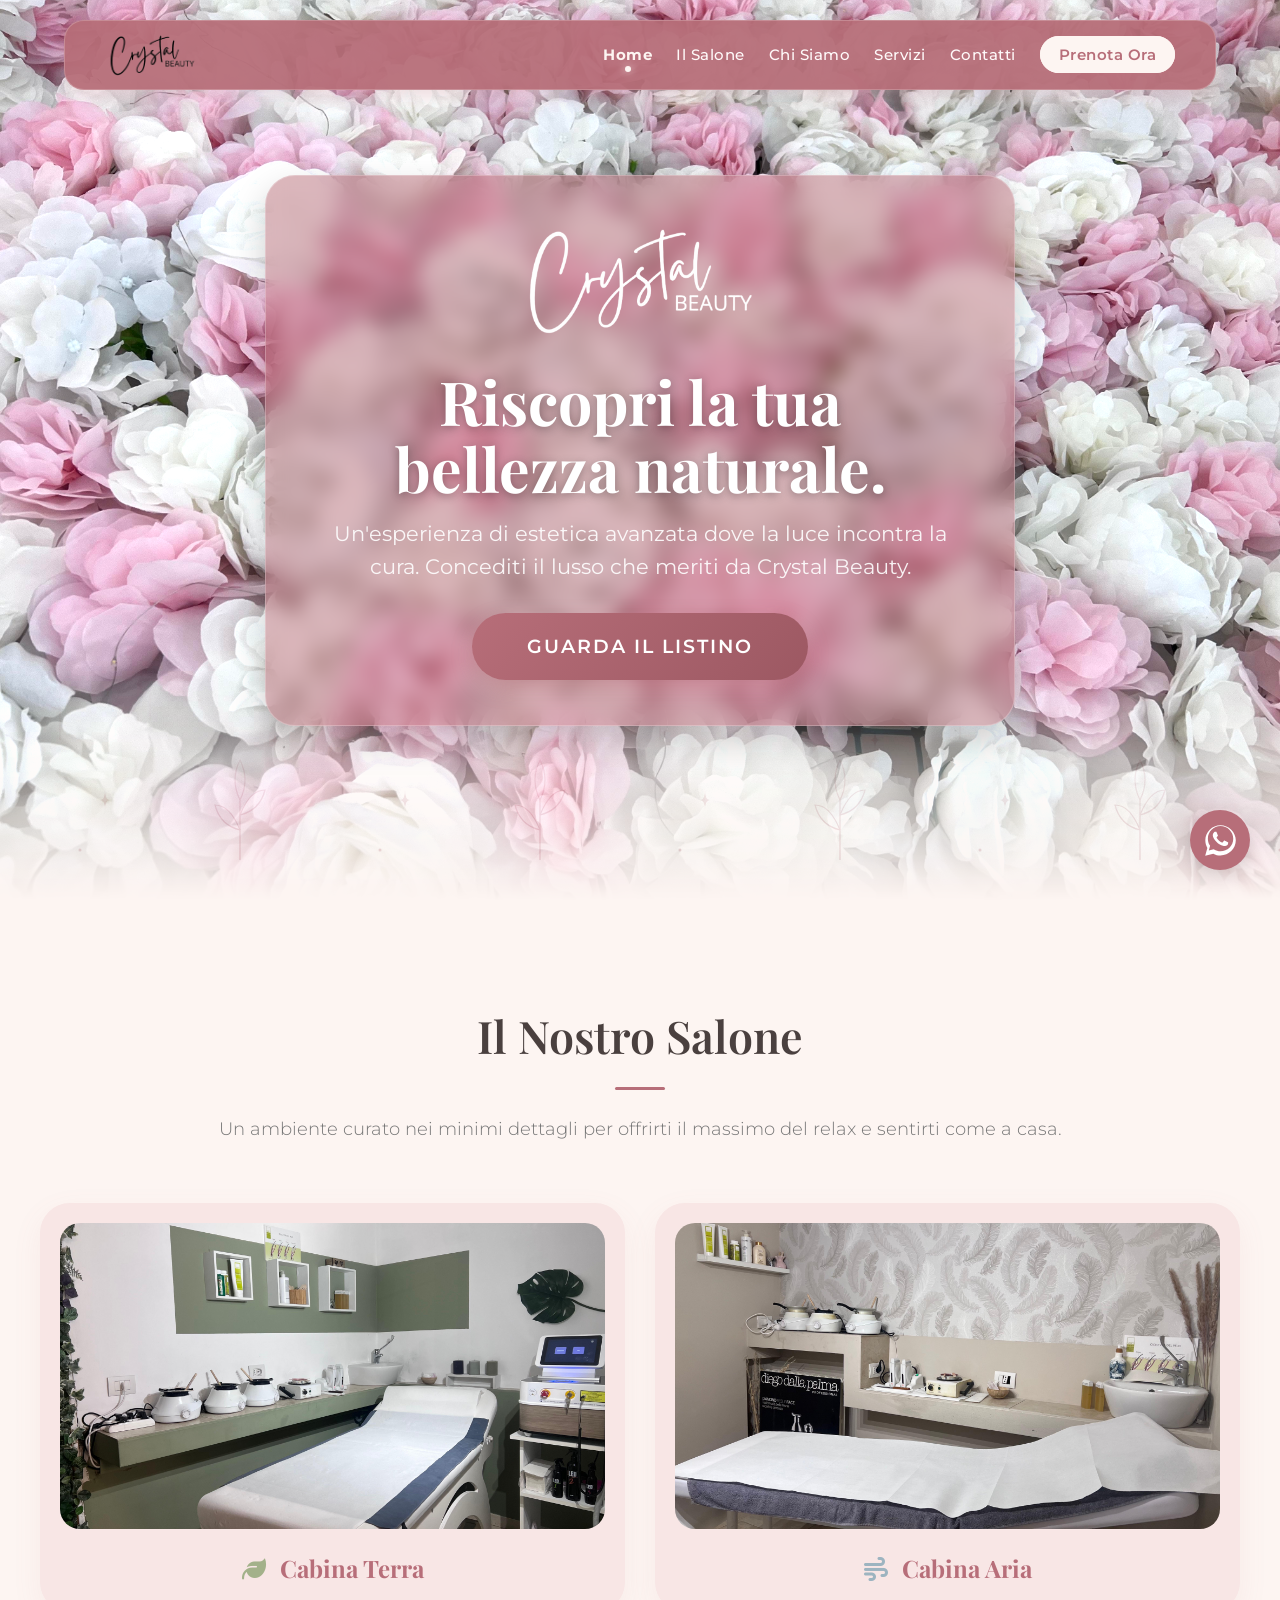
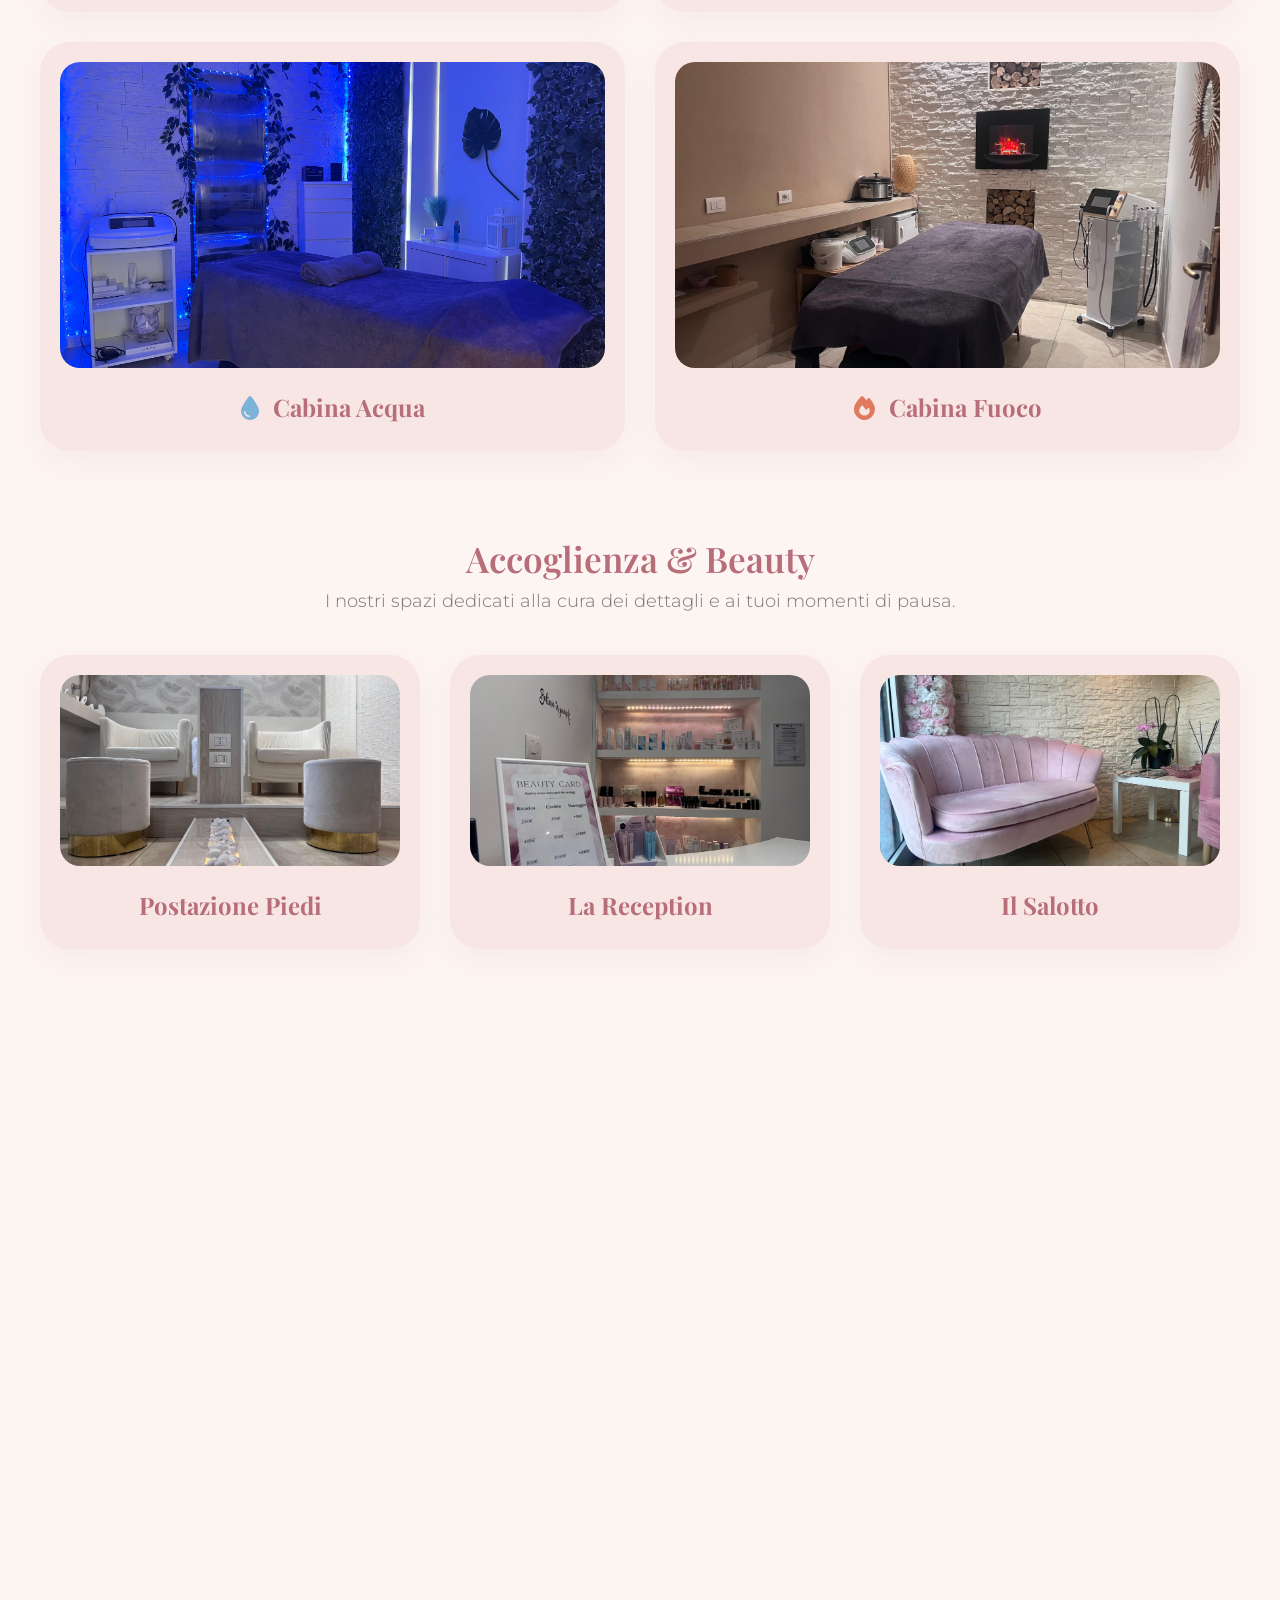
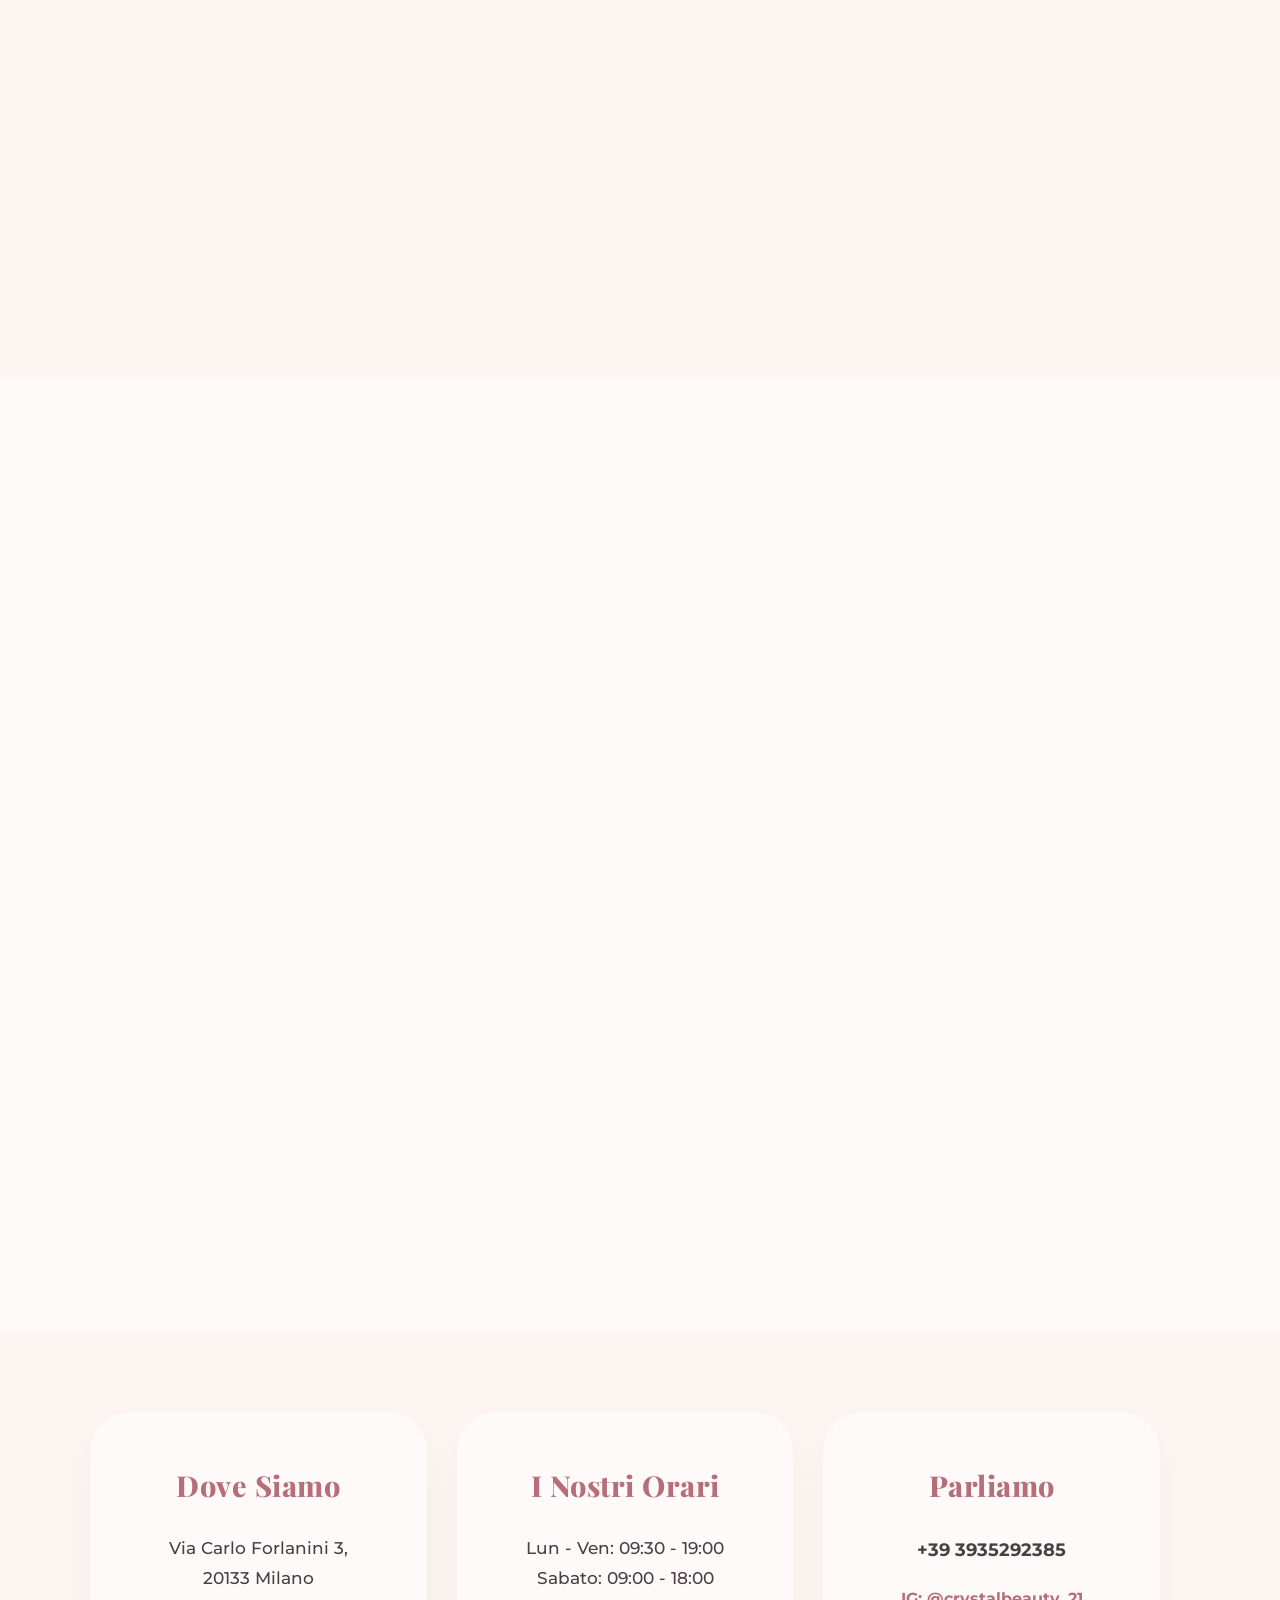
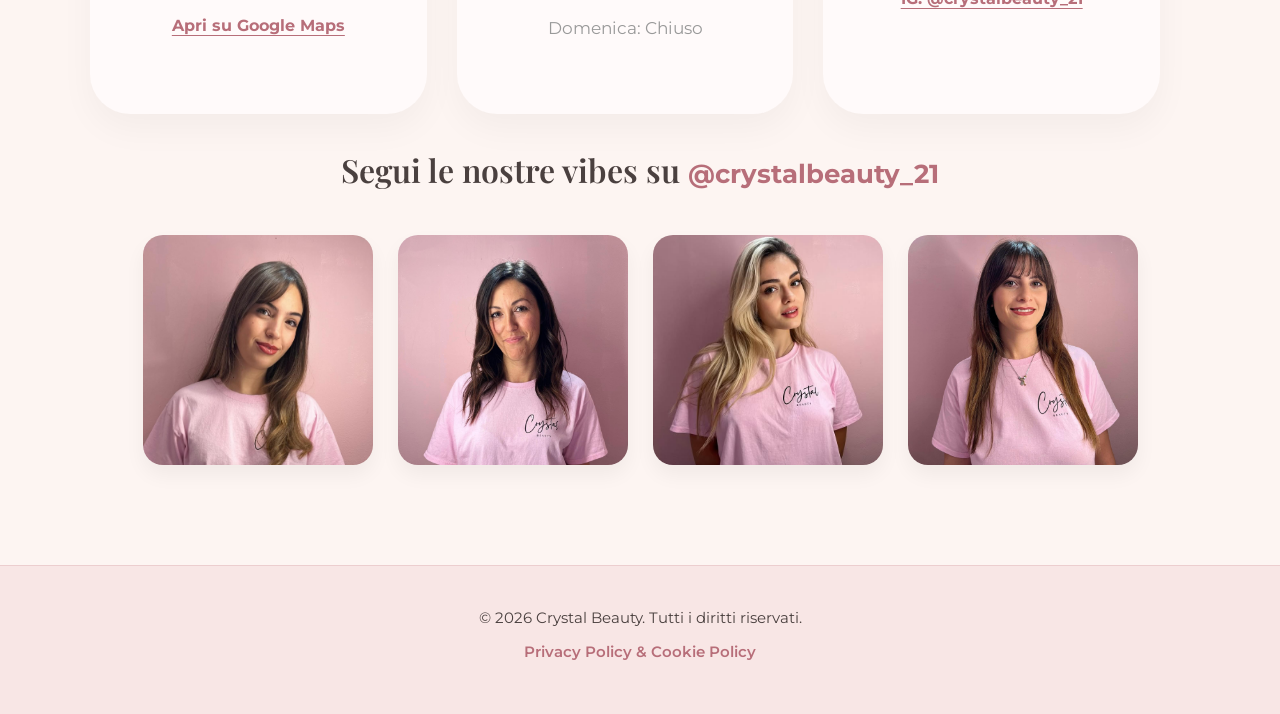
<file: index.html>
<!DOCTYPE html>
<html lang="it">
<head>
    <meta charset="UTF-8">
    <meta name="viewport" content="width=device-width, initial-scale=1.0">
    <title>Crystal Beauty</title>
    <link rel="icon" type="image/png" href="img/logod.png">
    <meta name="description" content="Crystal Beauty: il tuo salone di estetica avanzata a Milano. Prenota ora per un'esperienza premium di benessere, cura del viso, corpo e massaggi.">
    <meta name="theme-color" content="#B76E79"> 
    
    <link rel="stylesheet" href="https://cdnjs.cloudflare.com/ajax/libs/font-awesome/6.4.0/css/all.min.css">
    <link href="https://fonts.googleapis.com/css2?family=Montserrat:wght@300;400;500&family=Playfair+Display:ital,wght@0,400;0,600;1,400&display=swap" rel="stylesheet">
    
    <link rel="stylesheet" href="style.css">
</head>
<body>

    <header class="glass-header">
        <a href="#home" class="logo">
            <img src="img/logo.png" alt="Logo Crystal Beauty" class="header-logo-img">
        </a>

        <nav class="desktop-nav">
            <a href="#home">Home</a>
            <a href="#il-salone">Il Salone</a>
            <a href="#chi-siamo">Chi Siamo</a>
            <a href="#servizi">Servizi</a>
            <a href="#contatti">Contatti</a>
            <a href="https://www.treatwell.it/salone/crystal-beauty-1/" class="nav-btn-prenota" target="_blank">Prenota Ora</a>
        </nav>

        <button class="hamburger-menu" id="hamburger-btn">
            <i class="fa-solid fa-bars"></i>
        </button>
    </header>

    <div class="mobile-menu-overlay" id="mobile-menu">
        <button class="close-menu" id="close-btn"><i class="fa-solid fa-xmark"></i></button>
        <nav class="mobile-nav">
            <a href="#home" class="mobile-link">Home</a>
            <a href="#il-salone" class="mobile-link">Il Salone</a>
            <a href="#chi-siamo" class="mobile-link">Chi Siamo</a>
            <a href="#servizi" class="mobile-link">Servizi</a>
            <a href="#contatti" class="mobile-link">Contatti</a>
            <a href="https://www.treatwell.it/salone/crystal-beauty-1/" class="nav-btn-prenota mobile-prenota" target="_blank">Prenota Ora</a>
        </nav>
    </div>

<section id="home" class="hero-modern">
        <div class="hero-overlay"></div>
        
        <div class="glass-box fade-in-up-slow">
            <img src="img/logo.png" alt="Logo Crystal Beauty" class="glass-logo">
            <h1>Riscopri la tua<br>bellezza naturale.</h1>
            <p>Un'esperienza di estetica avanzata dove la luce incontra la cura. Concediti il lusso che meriti da Crystal Beauty.</p>
            <a href="#servizi" class="btn-elegant">Guarda il listino</a>
        </div>
    </section>


<section id="il-salone" class="salon-section fade-in-up-slow">
    <div class="salon-container">
        
        <div class="section-title-wrapper">
            <h2>Il Nostro Salone</h2>
            <div class="accent-line center-line"></div>
            <p>Un ambiente curato nei minimi dettagli per offrirti il massimo del relax e sentirti come a casa.</p>
        </div>

        <div class="salon-gallery featured-rooms">
            <div class="salon-card theme-terra">
                <div class="salon-img-wrapper">
                    <img src="img/salone/cabina_terra.jpeg" alt="Cabina Terra">
                </div>
                <h4 class="salon-name"><i class="fa-solid fa-leaf"></i> Cabina Terra</h4>
            </div>

            <div class="salon-card theme-aria">
                <div class="salon-img-wrapper">
                    <img src="img/salone/cabina_aria.jpeg" alt="Cabina Aria">
                </div>
                <h4 class="salon-name"><i class="fa-solid fa-wind"></i> Cabina Aria</h4>
            </div>

            <div class="salon-card theme-acqua">
                <div class="salon-img-wrapper">
                    <img src="img/salone/cabina_acqua.jpeg" alt="Cabina Acqua">
                </div>
                <h4 class="salon-name"><i class="fa-solid fa-droplet"></i> Cabina Acqua</h4>
            </div>

            <div class="salon-card theme-fuoco">
                <div class="salon-img-wrapper">
                    <img src="img/salone/cabina_fuoco.jpeg" alt="Cabina Fuoco">
                </div>
                <h4 class="salon-name"><i class="fa-solid fa-fire"></i> Cabina Fuoco</h4>
            </div>
        </div> 

        <div class="section-title-wrapper" style="margin-top: 80px; margin-bottom: 40px;">
            <h3 style="font-family: 'Playfair Display', serif; font-size: 2.2rem; color: var(--oro-rosa);">Accoglienza & Beauty</h3>
            <p>I nostri spazi dedicati alla cura dei dettagli e ai tuoi momenti di pausa.</p>
        </div>

        <div class="salon-gallery secondary-rooms">
            
            <div class="salon-card">
                <div class="salon-img-wrapper">
                    <img src="img/salone/postazione_piedi.jpeg" alt="Postazione Piedi">
                </div>
                <h4 class="salon-name">Postazione Piedi</h4>
            </div>

            <div class="salon-card">
                <div class="salon-img-wrapper">
                    <img src="img/salone/reception.jpeg" alt="La Reception">
                </div>
                <h4 class="salon-name">La Reception</h4>
            </div>

            <div class="salon-card">
                <div class="salon-img-wrapper">
                    <img src="img/salone/salotto.jpeg" alt="Il Salotto">
                </div>
                <h4 class="salon-name">Il Salotto</h4>
            </div>
            
        </div> 

    </div>
</section> 


    <section id="chi-siamo" class="chi-siamo-section">
        <div class="chi-siamo-container fade-in-up-slow">
            
            <div class="team-cards-col">
                <div class="cards-stack">
                    <div class="team-card card-1" data-id="Cristina">
                        <h4 class="card-name">Cristina</h4>
                        <img src="img/chi siamo/cristina.jpeg" alt="Cristina - La Crystal Boss" loading="lazy">
                    </div>
                    
                    <div class="team-card card-2" data-id="Chiara">
                        <h4 class="card-name">Chiara</h4>
                            <img src="img/chi siamo/chiara.jpg" alt="Chiara" loading="lazy">
                    </div>
                    
                    <div class="team-card card-3" data-id="Yilena">
                        <h4 class="card-name">Ylenia</h4>
                        <img src="img/chi siamo/yilena.jpg" alt="Yilena" loading="lazy">
                    </div>

                    <div class="team-card card-4" data-id="Sofia">
                        <h4 class="card-name">Sofia</h4>
                        <img src="img/chi siamo/sofia.jpg" alt="Sofia" loading="lazy">
                    </div>
                </div>
            </div>

            <div class="team-text-col">
                <div class="accent-line"></div>
                <div class="dynamic-text-wrapper" id="text-wrapper">
                    <h3 id="team-title">Il Cuore di Crystal Beauty</h3>
                    <p id="team-desc">Dietro ogni trattamento impeccabile c'è una professionista che ama il proprio lavoro. Il nostro team è nato per offrirti un'esperienza di puro benessere, accoglierti con il sorriso e valorizzare la tua unicità in ogni dettaglio. Clicca sulle singole carte qui accanto per conoscere da vicino i volti e le specialità delle nostre esperte!</p>
                </div>
            </div>

        </div>
    </section>

    <!-- ==========================================
     SEZIONE MENU SERVIZI
     ========================================== -->
<section class="services-menu" id="servizi">
    <div class="menu-container fade-in-up-slow">
        
        <!-- Intestazione -->
        <div class="menu-header">
            <h2>Il Tuo Percorso di Benessere.</h2>
            <p>Seleziona un'area per scoprire i nostri trattamenti dedicati a te.</p>
        </div>

        <!-- Tabs di Navigazione (Pills) -->
        <div class="menu-tabs">
            <button class="tab-btn active" data-target="unghie">
                <i class="fa-solid fa-hand-sparkles"></i>
                <span> Unghie</span>
            </button>
            <button class="tab-btn" data-target="depilazione">
                <i class="fa-solid fa-leaf"></i>
                <span> Depilazione</span>
            </button>
            <button class="tab-btn" data-target="viso">
                <i class="fa-regular fa-face-smile"></i>
                <span> Viso</span>
            </button>
            <button class="tab-btn" data-target="massaggio">
                <i class="fa-solid fa-hands"></i>
                <span> Massaggio</span>
            </button>
            <button class="tab-btn" data-target="corpo">
                <i class="fa-solid fa-child-reaching"></i>
                <span> Corpo</span>
            </button>
        </div>

        <!-- Contenitore dei Servizi Dinamici -->
        <div class="menu-content">

            <!-- CATEGORIA: UNGHIE -->
            <div class="service-category active" data-category="unghie">
    
    <div class="split-services-container">
        
        <div class="services-sidebar">
            <button class="sub-tab-btn active" data-sub="pedicure">
                Pedicure <span class="count">(5)</span>
            </button>
            <button class="sub-tab-btn" data-sub="manicure">
                Manicure <span class="count">(4)</span>
            </button>
            <button class="sub-tab-btn" data-sub="ricostruzione">
                Ricostruzione Unghie <span class="count">(6)</span>
            </button>
        </div>

        <div class="services-list-area">

        <!-- PANNELLO PEDICURE (Default Attivo) -->
            <div class="sub-panel active" id="pedicure">
                
                <div class="service-list-item">
                    <div class="service-list-info">
                        <h4>Pedicure Estetico</h4>
                        <p class="duration">45 min </p>
                    </div>
                    <div class="service-list-action">
                        <span class="price">€ 28</span>
                        </div>
                </div>

                <div class="service-list-item">
                    <div class="service-list-info">
                        <h4>Pedicure Completo</h4>
                        <p class="duration">1 ora </p>
                    </div>
                    <div class="service-list-action">
                        <span class="price">€ 36</span>
                    </div>
                </div>

                <div class="service-list-item">
                    <div class="service-list-info">
                        <h4>Semipermanente Piedi</h4>
                        <p class="duration">1 ora </p>
                    </div>
                    <div class="service-list-action">
                        <span class="price">€ 37</span>
                    </div>
                </div>

                <div class="service-list-item">
                    <div class="service-list-info">
                        <h4>Pedicure Ritual</h4>
                        <p class="duration">1 ora </p>
                    </div>
                    <div class="service-list-action">
                        <span class="price">€ 50</span>
                    </div>
                </div>

                <div class="service-list-item">
                    <div class="service-list-info">
                        <h4>Rimozione Smalto Semipermanente Piedi</h4>
                        <p class="duration">30 min </p>
                    </div>
                    <div class="service-list-action">
                        <span class="price">€ 15</span>
                    </div>
                </div>

            </div>

            <!-- PANNELLO: MANICURE -->
            <div class="sub-panel" id="manicure">
                
                <div class="service-list-item">
                    <div class="service-list-info">
                        <h4>Manicure Semipermanente</h4>
                        <p class="duration">1 ora</p>
                    </div>
                    <div class="service-list-action">
                        <span class="price">€ 37</span>
                    </div>
                </div>

                <div class="service-list-item">
                    <div class="service-list-info">
                        <h4>Manicure Ritual</h4>
                        <p class="duration">40 min</p>
                    </div>
                    <div class="service-list-action">
                        <span class="price">€ 30</span>
                    </div>
                </div>

                <div class="service-list-item">
                    <div class="service-list-info">
                        <h4>Manicure</h4>
                        <p class="duration">30 min</p>
                    </div>
                    <div class="service-list-action">
                        <span class="price">€ 17</span>
                    </div>
                </div>

                <div class="service-list-item">
                    <div class="service-list-info">
                        <h4>Rimozione Smalto semipermanente mani</h4>
                        <p class="duration">30 min</p>
                    </div>
                    <div class="service-list-action">
                        <span class="price">€ 15</span>
                    </div>
                </div>

            </div>

            <!-- PANNELLO: RICOSTRUZIONE -->
            <div class="sub-panel" id="ricostruzione">
                
                <div class="service-list-item">
                    <div class="service-list-info">
                        <h4>Ricostruzione Unghie Gel</h4>
                        <p class="duration">2 ore</p>
                    </div>
                    <div class="service-list-action">
                        <span class="price">€ 80</span>
                    </div>
                </div>

                <div class="service-list-item">
                    <div class="service-list-info">
                        <h4>Refill Unghie Gel</h4>
                        <p class="duration">1 ora 15 min</p>
                    </div>
                    <div class="service-list-action">
                        <span class="price">€ 42</span>
                    </div>
                </div>

                <div class="service-list-item">
                    <div class="service-list-info">
                        <h4>Indurimento in Gel Unghia Naturale</h4>
                        <p class="duration">1 ora 15 min</p>
                    </div>
                    <div class="service-list-action">
                        <span class="price">€ 56</span>
                    </div>
                </div>

                <div class="service-list-item">
                    <div class="service-list-info">
                        <h4>Rimozione Gel</h4>
                        <p class="duration">30 min</p>
                    </div>
                    <div class="service-list-action">
                        <span class="price">€ 20</span>
                    </div>
                </div>

                <div class="service-list-item">
                    <div class="service-list-info">
                        <h4>French o Babyboomer</h4>
                        <p class="duration">15 min</p>
                    </div>
                    <div class="service-list-action">
                        <span class="price">€ 5</span>
                    </div>
                </div>

                <div class="service-list-item">
                    <div class="service-list-info">
                        <h4>Nail Art</h4>
                        <p class="duration">15 min</p>
                    </div>
                    <div class="service-list-action">
                        <span class="price">€ 5</span>
                    </div>
                </div>

            </div>

        </div>
    </div>
</div>

            <!-- ========================================== -->
            <!-- CATEGORIA: DEPILAZIONE                     -->
            <!-- ========================================== -->
            <!-- Ricorda: NESSUN 'active' qui nel contenitore principale -->
            <div class="service-category" data-category="depilazione">
                
                <div class="split-services-container">
                    
                    <!-- Sidebar Sinistra -->
                    <div class="services-sidebar">
                        <button class="sub-tab-btn active" data-sub="cera-brasiliana">
                            Epilazione Cera Brasiliana Skin's <span class="count">(4)</span>
                        </button>
                        <button class="sub-tab-btn" data-sub="cera-classica">
                            Epilazione Cera Classica <span class="count">(6)</span>
                        </button>
                        <button class="sub-tab-btn" data-sub="permanente">
                            Epilazione Permanente <span class="count">(4)</span>
                        </button>
                        <!-- <button class="sub-tab-btn" data-sub="a-cera">
                            Epilazione A Cera <span class="count">(1)</span>
                        </button> -->
                    </div>

                    <!-- Area Lista Destra -->
                    <div class="services-list-area">
                        
                        <!-- PANNELLO: CERA BRASILIANA -->
                        <div class="sub-panel active" id="cera-brasiliana">
                            
                            <!-- TENDINA 1: Gambe -->
                            <div class="accordion-item">
                                <!-- Intestazione cliccabile con freccia -->
                                <div class="accordion-header">
                                    <h4 class="serif-title">Cera Brasiliana Gambe Skin's</h4>
                                    <span class="accordion-icon"><i class="fa-solid fa-chevron-down"></i></span>
                                </div>
                                
                                <!-- Sottomenu a comparsa -->
                                <div class="accordion-content">
                                    <div class="sub-service-row">
                                        <div class="service-list-info">
                                            <h4>Mezza Gamba</h4>
                                            <p class="duration">30 min</p>
                                        </div>
                                        <div class="service-list-action">
                                            <span class="price">€ 25</span>
                                        </div>
                                    </div>
                                    <div class="sub-service-row">
                                        <div class="service-list-info">
                                            <h4>Cosce</h4>
                                            <p class="duration">20 min</p>
                                        </div>
                                        <div class="service-list-action">
                                            <span class="price">€ 28</span>
                                        </div>
                                    </div>
                                    <div class="sub-service-row">
                                        <div class="service-list-info">
                                            <h4>Gamba Intera</h4>
                                            <p class="duration">45 min</p>
                                        </div>
                                        <div class="service-list-action">
                                            <span class="price">€ 45</span>
                                        </div>
                                    </div>
                                </div>
                            </div>

                            <!-- TENDINA 2: Inguine -->
                            <div class="accordion-item">
                                <div class="accordion-header">
                                    <h4 class="serif-title">Cera Brasiliana Inguine Skin's</h4>
                                    <span class="accordion-icon"><i class="fa-solid fa-chevron-down"></i></span>
                                </div>
                                
                                <div class="accordion-content">
                                    <div class="sub-service-row">
                                        <div class="service-list-info">
                                            <h4>Inguine Parziale</h4>
                                            <p class="duration">15 min</p>
                                        </div>
                                        <div class="service-list-action">
                                            <span class="price">€ 22</span>
                                        </div>
                                    </div>
                                    <div class="sub-service-row">
                                        <div class="service-list-info">
                                            <h4>Inguine Brasiliano</h4>
                                            <p class="duration">30 min</p>
                                        </div>
                                        <div class="service-list-action">
                                            <span class="price">€ 27</span>
                                        </div>
                                    </div>
                                    <div class="sub-service-row">
                                        <div class="service-list-info">
                                            <h4>Inguine Totale</h4>
                                            <p class="duration">30 min</p>
                                        </div>
                                        <div class="service-list-action">
                                            <span class="price">€ 35</span>
                                        </div>
                                    </div>
                                </div>
                            </div>

                            <!-- TENDINA 3: Braccia -->
                            <div class="accordion-item">
                                <div class="accordion-header">
                                    <h4 class="serif-title">Cera Brasiliana Braccia Skin's</h4>
                                    <span class="accordion-icon"><i class="fa-solid fa-chevron-down"></i></span>
                                </div>
                                
                                <div class="accordion-content">
                                    <div class="sub-service-row">
                                        <div class="service-list-info">
                                            <h4>Ascelle</h4>
                                            <p class="duration">15 min</p>
                                        </div>
                                        <div class="service-list-action">
                                            <span class="price">€ 16</span>
                                        </div>
                                    </div>

                                    <div class="sub-service-row">
                                        <div class="service-list-info">
                                            <h4>Avambraccio</h4>
                                            <p class="duration">20 min</p>
                                        </div>
                                        <div class="service-list-action">
                                            <span class="price">€ 19</span>
                                        </div>
                                    </div>

                                    <div class="sub-service-row">
                                        <div class="service-list-info">
                                            <h4>Braccia Intere</h4>
                                            <p class="duration">30 min</p>
                                        </div>
                                        <div class="service-list-action">
                                            <span class="price">€ 31</span>
                                        </div>
                                    </div>
                                </div>
                            </div>

                        <!-- TENDINA 4: Uomo - Corpo -->
                            <div class="accordion-item">
                                <div class="accordion-header">
                                    <h4 class="serif-title">Uomo - Cera Brasiliana Corpo Skins</h4>
                                    <span class="accordion-icon"><i class="fa-solid fa-chevron-down"></i></span>
                                </div>
                                
                                <div class="accordion-content">
                                    <div class="sub-service-row">
                                        <div class="service-list-info">
                                            <h4>Ascelle</h4>
                                            <p class="duration">20 min</p>
                                        </div>
                                        <div class="service-list-action">
                                            <span class="price">€ 20</span>
                                        </div>
                                    </div>

                                    <div class="sub-service-row">
                                        <div class="service-list-info">
                                            <h4>Spalle</h4>
                                            <p class="duration">25 min</p>
                                        </div>
                                        <div class="service-list-action">
                                            <span class="price">€ 21</span>
                                        </div>
                                    </div>

                                    <div class="sub-service-row">
                                        <div class="service-list-info">
                                            <h4>Mezza gamba</h4>
                                            <p class="duration">30 min</p>
                                        </div>
                                        <div class="service-list-action">
                                            <span class="price">€ 30</span>
                                        </div>
                                    </div>

                                    <div class="sub-service-row">
                                        <div class="service-list-info">
                                            <h4>Gamba intera</h4>
                                            <p class="duration">50 min</p>
                                        </div>
                                        <div class="service-list-action">
                                            <span class="price">€ 55</span>
                                        </div>
                                    </div>

                                    <div class="sub-service-row">
                                        <div class="service-list-info">
                                            <h4>Braccia intere</h4>
                                            <p class="duration">30 min</p>
                                        </div>
                                        <div class="service-list-action">
                                            <span class="price">€ 37</span>
                                        </div>
                                    </div>

                                    <div class="sub-service-row">
                                        <div class="service-list-info">
                                            <h4>Schiena</h4>
                                            <p class="duration">30 min</p>
                                        </div>
                                        <div class="service-list-action">
                                            <span class="price">€ 37</span>
                                        </div>
                                    </div>

                                    <div class="sub-service-row">
                                        <div class="service-list-info">
                                            <h4>Addome completo</h4>
                                            <p class="duration">45 min</p>
                                        </div>
                                        <div class="service-list-action">
                                            <span class="price">€ 42</span>
                                        </div>
                                    </div>

                                </div>
                            </div>

                        </div> <!-- Fine Pannello -->


                        <!-- PANNELLO: CERA CLASSICA -->
                        <div class="sub-panel" id="cera-classica">
                            
                            <!-- 1. TENDINA: Cera Gambe -->
                            <div class="accordion-item">
                                <div class="accordion-header">
                                    <h4 class="serif-title">Cera Gambe</h4>
                                    <span class="accordion-icon"><i class="fa-solid fa-chevron-down"></i></span>
                                </div>
                                
                                <div class="accordion-content">
                                    <div class="sub-service-row">
                                        <div class="service-list-info">
                                            <h4>Mezza Gamba</h4>
                                            <p class="duration">15 min</p>
                                        </div>
                                        <div class="service-list-action">
                                            <span class="price">€ 17</span>
                                        </div>
                                    </div>
                                    <div class="sub-service-row">
                                        <div class="service-list-info">
                                            <h4>Gamba Intera</h4>
                                            <p class="duration">30 min</p>
                                        </div>
                                        <div class="service-list-action">
                                            <span class="price">€ 29</span>
                                        </div>
                                    </div>
                                </div>
                            </div>

                            <!-- 2. TENDINA: Cera Inguine -->
                            <div class="accordion-item">
                                <div class="accordion-header">
                                    <h4 class="serif-title">Cera Inguine</h4>
                                    <span class="accordion-icon"><i class="fa-solid fa-chevron-down"></i></span>
                                </div>
                                
                                <div class="accordion-content">
                                    <div class="sub-service-row">
                                        <div class="service-list-info">
                                            <h4>Inguine brasiliana</h4>
                                            <p class="duration">15 min</p>
                                        </div>
                                        <div class="service-list-action">
                                            <span class="price">€ 15</span>
                                        </div>
                                    </div>
                                    <div class="sub-service-row">
                                        <div class="service-list-info">
                                            <h4>Inguine totale</h4>
                                            <p class="duration">15 min</p>
                                        </div>
                                        <div class="service-list-action">
                                            <span class="price">€ 17</span>
                                        </div>
                                    </div>
                                </div>
                            </div>

                            <!-- 3. SERVIZIO SINGOLO: Cera Ascelle -->
                            <div class="service-list-item">
                                <div class="service-list-info">
                                    <h4 class="serif-title">Cera Ascelle</h4>
                                    <p class="duration">15 min</p>
                                </div>
                                <div class="service-list-action">
                                    <span class="price">€ 10</span>
                                </div>
                            </div>

                            <!-- 4. SERVIZIO SINGOLO: Cera Braccia -->
                            <div class="service-list-item">
                                <div class="service-list-info">
                                    <h4 class="serif-title">Cera Braccia</h4>
                                    <p class="duration">20 min</p>
                                </div>
                                <div class="service-list-action">
                                    <span class="price">€ 14</span>
                                </div>
                            </div>

                            <!-- 5. SERVIZIO SINGOLO: Cera Glutei -->
                            <div class="service-list-item">
                                <div class="service-list-info">
                                    <h4 class="serif-title">Cera Glutei</h4>
                                    <p class="duration">15 min</p>
                                </div>
                                <div class="service-list-action">
                                    <span class="price">€ 10</span>
                                </div>
                            </div>

                            <!-- 6. TENDINA: Uomo - Cera Corpo -->
                            <div class="accordion-item">
                                <div class="accordion-header">
                                    <h4 class="serif-title">Uomo - Cera Corpo</h4>
                                    <span class="accordion-icon"><i class="fa-solid fa-chevron-down"></i></span>
                                </div>
                                
                                <div class="accordion-content">
                                    <div class="sub-service-row">
                                        <div class="service-list-info">
                                            <h4>Ascelle</h4>
                                            <p class="duration">20 min</p>
                                        </div>
                                        <div class="service-list-action">
                                            <span class="price">€ 10</span>
                                        </div>
                                    </div>

                                    <div class="sub-service-row">
                                        <div class="service-list-info">
                                            <h4>Spalle</h4>
                                            <p class="duration">20 min</p>
                                        </div>
                                        <div class="service-list-action">
                                            <span class="price">€ 15</span>
                                        </div>
                                    </div>

                                    <div class="sub-service-row">
                                        <div class="service-list-info">
                                            <h4>Braccia Intere</h4>
                                            <p class="duration">30 min</p>
                                        </div>
                                        <div class="service-list-action">
                                            <span class="price">€ 17</span>
                                        </div>
                                    </div>

                                    <div class="sub-service-row">
                                        <div class="service-list-info">
                                            <h4>Addome</h4>
                                            <p class="duration">30 min</p>
                                        </div>
                                        <div class="service-list-action">
                                            <span class="price">€ 30</span>
                                        </div>
                                    </div>

                                    <div class="sub-service-row">
                                        <div class="service-list-info">
                                            <h4>Schiena</h4>
                                            <p class="duration">30 min</p>
                                        </div>
                                        <div class="service-list-action">
                                            <span class="price">€ 30</span>
                                        </div>
                                    </div>

                                    <div class="sub-service-row">
                                        <div class="service-list-info">
                                            <h4>Gamba Intera</h4>
                                            <p class="duration">50 min</p>
                                        </div>
                                        <div class="service-list-action">
                                            <span class="price">€ 32</span>
                                        </div>
                                    </div>
                                </div>
                            </div>

                        </div> <!-- Fine Pannello Cera Classica -->

                        <!-- PANNELLO: PERMANENTE -->
                        <div class="sub-panel" id="permanente">
                            
                            <!-- 1. TENDINA: Epilazione Laser Viso -->
                            <div class="accordion-item">
                                <div class="accordion-header">
                                    <h4 class="serif-title">Epilazione Laser Viso</h4>
                                    <span class="accordion-icon"><i class="fa-solid fa-chevron-down"></i></span>
                                </div>
                                <div class="accordion-content">
                                    <div class="sub-service-row">
                                        <div class="service-list-info">
                                            <h4>Basette</h4>
                                            <p class="duration">15 min</p>
                                        </div>
                                        <div class="service-list-action">
                                            <span class="price">€ 30</span>
                                        </div>
                                    </div>
                                    <div class="sub-service-row">
                                        <div class="service-list-info">
                                            <h4>Labbro Superiore</h4>
                                            <p class="duration">15 min</p>
                                        </div>
                                        <div class="service-list-action">
                                            <span class="price">€ 30</span>
                                        </div>
                                    </div>
                                    <div class="sub-service-row">
                                        <div class="service-list-info">
                                            <h4>Mento</h4>
                                            <p class="duration">15 min</p>
                                        </div>
                                        <div class="service-list-action">
                                            <span class="price">€ 30</span>
                                        </div>
                                    </div>
                                </div>
                            </div>

                            <!-- 2. TENDINA: Epilazione Laser Corpo -->
                            <div class="accordion-item">
                                <div class="accordion-header">
                                    <h4 class="serif-title">Epilazione Laser Corpo</h4>
                                    <span class="accordion-icon"><i class="fa-solid fa-chevron-down"></i></span>
                                </div>
                                <div class="accordion-content">
                                    <div class="sub-service-row">
                                        <div class="service-list-info">
                                            <h4>Ascelle</h4>
                                            <p class="duration">15 min</p>
                                        </div>
                                        <div class="service-list-action"><span class="price">€ 30</span></div>
                                    </div>
                                    <div class="sub-service-row">
                                        <div class="service-list-info">
                                            <h4>Linea Alba</h4>
                                            <p class="duration">15 min</p>
                                        </div>
                                        <div class="service-list-action"><span class="price">€ 30</span></div>
                                    </div>
                                    <div class="sub-service-row">
                                        <div class="service-list-info">
                                            <h4>Mani</h4>
                                            <p class="duration">15 min</p>
                                        </div>
                                        <div class="service-list-action"><span class="price">€ 30</span></div>
                                    </div>
                                    <div class="sub-service-row">
                                        <div class="service-list-info">
                                            <h4>Piedi</h4>
                                            <p class="duration">15 min</p>
                                        </div>
                                        <div class="service-list-action"><span class="price">€ 30</span></div>
                                    </div>
                                    <div class="sub-service-row">
                                        <div class="service-list-info">
                                            <h4>Addome</h4>
                                            <p class="duration">15 min</p>
                                        </div>
                                        <div class="service-list-action"><span class="price">€ 40</span></div>
                                    </div>
                                    <div class="sub-service-row">
                                        <div class="service-list-info">
                                            <h4>Glutei</h4>
                                            <p class="duration">15 min</p>
                                        </div>
                                        <div class="service-list-action"><span class="price">€ 40</span></div>
                                    </div>
                                    <div class="sub-service-row">
                                        <div class="service-list-info">
                                            <h4>Inguine</h4>
                                            <p class="duration">20 min</p>
                                        </div>
                                        <div class="service-list-action"><span class="price">€ 40</span></div>
                                    </div>
                                    <div class="sub-service-row">
                                        <div class="service-list-info">
                                            <h4>Schiena</h4>
                                            <p class="duration">15 min</p>
                                        </div>
                                        <div class="service-list-action"><span class="price">€ 50</span></div>
                                    </div>
                                    <div class="sub-service-row">
                                        <div class="service-list-info">
                                            <h4>Braccia</h4>
                                            <p class="duration">15 min</p>
                                        </div>
                                        <div class="service-list-action"><span class="price">€ 60</span></div>
                                    </div>
                                    <div class="sub-service-row">
                                        <div class="service-list-info">
                                            <h4>Mezza Gamba</h4>
                                            <p class="duration">30 min</p>
                                        </div>
                                        <div class="service-list-action"><span class="price">€ 80</span></div>
                                    </div>
                                    <div class="sub-service-row">
                                        <div class="service-list-info">
                                            <h4>Coscia</h4>
                                            <p class="duration">30 min</p>
                                        </div>
                                        <div class="service-list-action"><span class="price">€ 90</span></div>
                                    </div>
                                    <div class="sub-service-row">
                                        <div class="service-list-info">
                                            <h4>Gamba Intera</h4>
                                            <p class="duration">1 ora</p>
                                        </div>
                                        <div class="service-list-action"><span class="price">€ 160</span></div>
                                    </div>
                                </div>
                            </div>

                            <!-- 3. TENDINA: Uomo - Epilazione Laser Viso -->
                            <div class="accordion-item">
                                <div class="accordion-header">
                                    <h4 class="serif-title">Uomo - Epilazione Laser Viso</h4>
                                    <span class="accordion-icon"><i class="fa-solid fa-chevron-down"></i></span>
                                </div>
                                <div class="accordion-content">
                                    <div class="sub-service-row">
                                        <div class="service-list-info">
                                            <h4>Basette</h4>
                                            <p class="duration">15 min</p>
                                        </div>
                                        <div class="service-list-action"><span class="price">€ 30</span></div>
                                    </div>
                                    <div class="sub-service-row">
                                        <div class="service-list-info">
                                            <h4>Zigomi</h4>
                                            <p class="duration">15 min</p>
                                        </div>
                                        <div class="service-list-action"><span class="price">€ 30</span></div>
                                    </div>
                                    <div class="sub-service-row">
                                        <div class="service-list-info">
                                            <h4>Collo</h4>
                                            <p class="duration">30 min</p>
                                        </div>
                                        <div class="service-list-action"><span class="price">€ 40</span></div>
                                    </div>
                                </div>
                            </div>

                            <!-- 4. TENDINA: Uomo - Epilazione Laser Corpo -->
                            <div class="accordion-item">
                                <div class="accordion-header">
                                    <h4 class="serif-title">Uomo - Epilazione Laser Corpo</h4>
                                    <span class="accordion-icon"><i class="fa-solid fa-chevron-down"></i></span>
                                </div>
                                <div class="accordion-content">
                                    <div class="sub-service-row">
                                        <div class="service-list-info">
                                            <h4>Mani</h4>
                                            <p class="duration">15 min</p>
                                        </div>
                                        <div class="service-list-action"><span class="price">€ 30</span></div>
                                    </div>
                                    <div class="sub-service-row">
                                        <div class="service-list-info">
                                            <h4>Piedi</h4>
                                            <p class="duration">15 min</p>
                                        </div>
                                        <div class="service-list-action"><span class="price">€ 30</span></div>
                                    </div>
                                    <div class="sub-service-row">
                                        <div class="service-list-info">
                                            <h4>Ascelle</h4>
                                            <p class="duration">15 min</p>
                                        </div>
                                        <div class="service-list-action"><span class="price">€ 40</span></div>
                                    </div>
                                    <div class="sub-service-row">
                                        <div class="service-list-info">
                                            <h4>Spalle</h4>
                                            <p class="duration">30 min</p>
                                        </div>
                                        <div class="service-list-action"><span class="price">€ 40</span></div>
                                    </div>
                                    <div class="sub-service-row">
                                        <div class="service-list-info">
                                            <h4>Addome</h4>
                                            <p class="duration">30 min</p>
                                        </div>
                                        <div class="service-list-action"><span class="price">€ 50</span></div>
                                    </div>
                                    <div class="sub-service-row">
                                        <div class="service-list-info">
                                            <h4>Schiena</h4>
                                            <p class="duration">30 min</p>
                                        </div>
                                        <div class="service-list-action"><span class="price">€ 50</span></div>
                                    </div>
                                    <div class="sub-service-row">
                                        <div class="service-list-info">
                                            <h4>Braccia Intere</h4>
                                            <p class="duration">30 min</p>
                                        </div>
                                        <div class="service-list-action"><span class="price">€ 68</span></div>
                                    </div>
                                    <div class="sub-service-row">
                                        <div class="service-list-info">
                                            <h4>Mezza Gamba</h4>
                                            <p class="duration">40 min</p>
                                        </div>
                                        <div class="service-list-action"><span class="price">€ 90</span></div>
                                    </div>
                                    <div class="sub-service-row">
                                        <div class="service-list-info">
                                            <h4>Gamba Intera</h4>
                                            <p class="duration">1 ora</p>
                                        </div>
                                        <div class="service-list-action"><span class="price">€ 180</span></div>
                                    </div>
                                </div>
                            </div>

                        </div> <!-- Fine Pannello Permanente -->

                    </div>
                </div>
            </div>
            <!-- ========================================== -->
            <!-- FINE CATEGORIA DEPILAZIONE                 -->
            <!-- ========================================== -->

            <!-- ========================================== -->
            <!-- CATEGORIA: VISO                            -->
            <!-- ========================================== -->
            <div class="service-category" data-category="viso">
                
                <div class="split-services-container">
                    
                    <!-- Sidebar Sinistra -->
                    <div class="services-sidebar">
                        <button class="sub-tab-btn active" data-sub="trattamenti-viso">
                            Trattamenti Viso <span class="count">(7)</span>
                        </button>
                        <button class="sub-tab-btn" data-sub="pulizia-viso">
                            Pulizia Viso <span class="count">(4)</span>
                        </button>
                        <button class="sub-tab-btn" data-sub="trattamenti-rapidi">
                            Trattamenti Rapidi <span class="count">(2)</span>
                        </button>
                        <button class="sub-tab-btn" data-sub="macchinario">
                            Macchinari Avanzati <span class="count">(1)</span>
                        </button>
                    </div>

                    <!-- Area Lista Destra -->
                    <div class="services-list-area">
                        
                        <!-- PANNELLO 1: Trattamenti Viso (Attivo di default) -->
                        <div class="sub-panel active" id="trattamenti-viso">
                            
                            <div class="service-list-item">
                                <div class="service-list-info">
                                    <h4 class="serif-title">Skin Test</h4>
                                    <p class="duration">30 min</p>
                                </div>
                                <div class="service-list-action">
                                    <span class="price">€ 40</span>
                                </div>
                            </div>

                            <div class="service-list-item">
                                <div class="service-list-info">
                                    <h4 class="serif-title">Ha Hero Trattamento Idratante Rimpolpante</h4>
                                    <p class="duration">1 ora</p>
                                </div>
                                <div class="service-list-action">
                                    <span class="price">€ 60</span>
                                </div>
                            </div>

                            <div class="service-list-item">
                                <div class="service-list-info">
                                    <h4 class="serif-title">Sensitive Trattamento Pelli Sensibili</h4>
                                    <p class="duration">1 ora</p>
                                </div>
                                <div class="service-list-action">
                                    <span class="price">€ 55</span>
                                </div>
                            </div>

                            <div class="service-list-item">
                                <div class="service-list-info">
                                    <h4 class="serif-title">Purifying Trattamento Purificante</h4>
                                    <p class="duration">1 ora</p>
                                </div>
                                <div class="service-list-action">
                                    <span class="price">€ 55</span>
                                </div>
                            </div>

                            <div class="service-list-item">
                                <div class="service-list-info">
                                    <h4 class="serif-title">Trattamento Viso DETOXIUM</h4>
                                    <p class="duration">1 ora</p>
                                </div>
                                <div class="service-list-action">
                                    <span class="price">€ 55</span>
                                </div>
                            </div>

                            <div class="service-list-item">
                                <div class="service-list-info">
                                    <h4 class="serif-title">Iconic Trattamento Antietà</h4>
                                    <p class="duration">1 ora</p>
                                </div>
                                <div class="service-list-action">
                                    <span class="price">€ 60</span>
                                </div>
                            </div>

                            <div class="service-list-item">
                                <div class="service-list-info">
                                    <h4 class="serif-title">Icon Time Trattamento Viso Antietà Rimpolpante</h4>
                                    <p class="duration">1 ora</p>
                                </div>
                                <div class="service-list-action">
                                    <span class="price">€ 70</span>
                                </div>
                            </div>

                        </div> <!-- Fine Pannello Trattamenti Viso -->

                       <!-- PANNELLO 2: Pulizia Viso -->
                        <div class="sub-panel" id="pulizia-viso">
                            
                            <div class="service-list-item">
                                <div class="service-list-info">
                                    <h4 class="serif-title">Pulizia Viso</h4>
                                    <p class="duration">1 ora</p>
                                </div>
                                <div class="service-list-action">
                                    <span class="price">€ 50</span>
                                </div>
                            </div>

                            <div class="service-list-item">
                                <div class="service-list-info">
                                    <h4 class="serif-title">Pulizia Viso con Ultrasuoni</h4>
                                    <p class="duration">1 ora</p>
                                </div>
                                <div class="service-list-action">
                                    <span class="price">€ 60</span>
                                </div>
                            </div>

                            <div class="service-list-item">
                                <div class="service-list-info">
                                    <h4 class="serif-title">Pulizia Viso con Microdermoabrasione</h4>
                                    <p class="duration">1 ora</p>
                                </div>
                                <div class="service-list-action">
                                    <span class="price">€ 70</span>
                                </div>
                            </div>

                            <div class="service-list-item">
                                <div class="service-list-info">
                                    <h4 class="serif-title">Diamond Microdermoabrasione Viso</h4>
                                    <p class="duration">1 ora</p>
                                </div>
                                <div class="service-list-action">
                                    <span class="price">€ 70</span>
                                </div>
                            </div>

                        </div> <!-- Fine Pannello Pulizia Viso -->

                        <!-- PANNELLO 3: Macchinario Avanzato -->
                        <div class="sub-panel" id="macchinario">
                            

                            <div class="service-list-item">
                                <div class="service-list-info">
                                    <h4 class="serif-title">Radiofrequenza Viso</h4>
                                    <p class="duration">1 ora</p>
                                </div>
                                <div class="service-list-action">
                                    <span class="price">€ 89</span>
                                </div>
                            </div>

                        </div> <!-- Fine Pannello Macchinario avanzato -->

                        <!-- PANNELLO 4: Trattamenti Rapidi -->
                        <div class="sub-panel" id="trattamenti-rapidi">
                            
                            <!-- TENDINA: Trattamento Viso Express -->
                            <div class="accordion-item">
                                <div class="accordion-header">
                                    <h4 class="serif-title">Trattamento Viso Express</h4>
                                    <span class="accordion-icon"><i class="fa-solid fa-chevron-down"></i></span>
                                </div>
                                <div class="accordion-content">
                                    <div class="sub-service-row">
                                        <div class="service-list-info">
                                            <h4>Ha Hero</h4>
                                            <p class="duration">40 min</p>
                                        </div>
                                        <div class="service-list-action">
                                            <span class="price">€ 40</span>
                                        </div>
                                    </div>
                                    <div class="sub-service-row">
                                        <div class="service-list-info">
                                            <h4>Iconic</h4>
                                            <p class="duration">40 min</p>
                                        </div>
                                        <div class="service-list-action">
                                            <span class="price">€ 45</span>
                                        </div>
                                    </div>
                                </div>
                            </div>

                            <div class="service-list-item">
                                <div class="service-list-info">
                                    <h4 class="serif-title">Booster + Maschera LED</h4>
                                    <p class="duration">45 min</p>
                                </div>
                                <div class="service-list-action">
                                    <span class="price">€ 55</span>
                                </div>
                            </div>


                        </div> <!-- Fine Pannello Trattamenti Rapidi -->
                    </div>
                </div>
            </div>
            <!-- ========================================== -->
            <!-- FINE CATEGORIA VISO                        -->
            <!-- ========================================== -->

            <!-- ========================================== -->
            <!-- CATEGORIA: MASSAGGIO                       -->
            <!-- ========================================== -->
            <div class="service-category" data-category="massaggio">
                
                <div class="split-services-container">
                    
                    <!-- Sidebar Sinistra -->
                    <div class="services-sidebar">
                        <button class="sub-tab-btn active" data-sub="lista-massaggi">
                            Massaggi <span class="count">(9)</span>
                        </button>
                    </div>

                    <!-- Area Lista Destra -->
                    <div class="services-list-area">
                        

                        <!-- PANNELLO 1: Lista Massaggi (9 servizi) -->
                        <div class="sub-panel active" id="lista-massaggi">
                            
                            <div class="service-list-item">
                                <div class="service-list-info">
                                    <h4 class="serif-title">Crystal Massaggio Personalizzato</h4>
                                    <p class="duration">1 ora</p>
                                </div>
                                <div class="service-list-action"><span class="price">€ 70</span></div>
                            </div>

                            <div class="service-list-item">
                                <div class="service-list-info">
                                    <h4 class="serif-title">Dream of Emotion Massaggio Sensoriale</h4>
                                    <p class="duration">1 ora</p>
                                </div>
                                <div class="service-list-action"><span class="price">€ 65</span></div>
                            </div>

                            <div class="service-list-item">
                                <div class="service-list-info">
                                    <h4 class="serif-title">Massaggio con Bamboo</h4>
                                    <p class="duration">1 ora</p>
                                </div>
                                <div class="service-list-action"><span class="price">€ 70</span></div>
                            </div>

                            <div class="service-list-item">
                                <div class="service-list-info">
                                    <h4 class="serif-title">Hot Stone Massage</h4>
                                    <p class="duration">1 ora 10 min</p>
                                </div>
                                <div class="service-list-action"><span class="price">€ 80</span></div>
                            </div>

                            <div class="service-list-item">
                                <div class="service-list-info">
                                    <h4 class="serif-title">Massaggio Rilassante effetto Glow viso e corpo</h4>
                                    <p class="duration">1 ora</p>
                                </div>
                                <div class="service-list-action"><span class="price">€ 85</span></div>
                            </div>

                            <div class="service-list-item">
                                <div class="service-list-info">
                                    <h4 class="serif-title">Mom Massage Massaggio in Gravidanza</h4>
                                    <p class="duration">50 min</p>
                                </div>
                                <div class="service-list-action"><span class="price">€ 70</span></div>
                            </div>

                            <div class="service-list-item">
                                <div class="service-list-info">
                                    <h4 class="serif-title">Massaggio Drenante</h4>
                                    <p class="duration">40 min</p>
                                </div>
                                <div class="service-list-action"><span class="price">€ 45</span></div>
                            </div>

                            <div class="service-list-item">
                                <div class="service-list-info">
                                    <h4 class="serif-title">Massaggio Schiena</h4>
                                    <p class="duration">30 min</p>
                                </div>
                                <div class="service-list-action"><span class="price">€ 40</span></div>
                            </div>

                            <div class="service-list-item">
                                <div class="service-list-info">
                                    <h4 class="serif-title">Massaggio Viso e Testa</h4>
                                    <p class="duration">35 min</p>
                                </div>
                                <div class="service-list-action"><span class="price">€ 39</span></div>
                            </div>

                            

                        </div> <!-- Fine Pannello Massaggi -->

                    </div>
                </div>
            </div>

            <!-- ========================================== -->
            <!-- FINE CATEGORIA: MASSAGGIO                  -->
            <!-- ========================================== -->

            <!-- ========================================== -->
            <!-- CATEGORIA: CORPO                           -->
            <!-- ========================================== -->
            <div class="service-category" data-category="corpo">
                
                <div class="split-services-container">
                    
                    <!-- Sidebar Sinistra -->
                    <div class="services-sidebar">
                        
                        <button class="sub-tab-btn active" data-sub="trattamenti-corpo">
                            Trattamenti Corpo <span class="count">(7)</span>
                        </button>
                        <button class="sub-tab-btn" data-sub="macchinari-avanzati">
                            Macchinari Avanzati <span class="count">(2)</span>
                        </button>
                    </div>

                    <!-- Area Lista Destra -->
                    <div class="services-list-area">


                        <!-- PANNELLO 1: Trattamenti Corpo -->
                        <div class="sub-panel active" id="trattamenti-corpo">
                            <div class="service-list-item">
                                <div class="service-list-info">
                                    <h4 class="serif-title">Slim Trattamento Dimagrante</h4>
                                    <p class="duration">1 ora</p>
                                </div>
                                <div class="service-list-action"><span class="price">€ 80</span></div>
                            </div>
                            <div class="service-list-item">
                                <div class="service-list-info">
                                    <h4 class="serif-title">Reshape Trattamento Anticellulite</h4>
                                    <p class="duration">1 ora</p>
                                </div>
                                <div class="service-list-action"><span class="price">€ 70</span></div>
                            </div>
                            <div class="service-list-item">
                                <div class="service-list-info">
                                    <h4 class="serif-title">Focus Trattamento Rimodellante</h4>
                                    <p class="duration">1 ora</p>
                                </div>
                                <div class="service-list-action"><span class="price">€ 80</span></div>
                            </div>
                            <div class="service-list-item">
                                <div class="service-list-info">
                                    <h4 class="serif-title">Tone Up Trattamento Tonificante e Rassodante</h4>
                                    <p class="duration">1 ora</p>
                                </div>
                                <div class="service-list-action"><span class="price">€ 70</span></div>
                            </div>
                            <div class="service-list-item">
                                <div class="service-list-info">
                                    <h4 class="serif-title">Diagnosi / Consulenza Estetica</h4>
                                    <p class="duration">30 min</p>
                                </div>
                                <div class="service-list-action"><span class="price">€ 40</span></div>
                            </div>
                            <div class="service-list-item">
                                <div class="service-list-info">
                                    <h4 class="serif-title">Dren Trattamento Drenante</h4>
                                    <p class="duration">1 ora</p>
                                </div>
                                <div class="service-list-action">
                                    <span class="price">€ 70</span>
                                </div>
                            </div>
                            <div class="service-list-item">
                                <div class="service-list-info">
                                    <h4 class="serif-title">Detox Trattamento Detossinante</h4>
                                    <p class="duration">1 ora</p>
                                </div>
                                <div class="service-list-action">
                                    <span class="price">€ 65</span>
                                </div>
                            </div>

                        </div>

                        <!-- PANNELLO 2: Macchinari Avanzati -->
                        <div class="sub-panel" id="macchinari-avanzati">
                            <div class="service-list-item">
                                <div class="service-list-info">
                                    <h4 class="serif-title">Pressoterapia e Bendaggi</h4>
                                    <p class="duration">1 ora</p>
                                </div>
                                <div class="service-list-action">
                                    <span class="price">€ 55</span>
                                </div>
                            </div>
                            <div class="service-list-item">
                                <div class="service-list-info">
                                    <h4 class="serif-title">Radiofrequenza Corpo</h4>
                                    <p class="duration">1 ora</p>
                                </div>
                                <div class="service-list-action"><span class="price">€ 98</span></div>
                            </div>
                        </div>

                    </div>
                </div>
            </div>

            <!-- ========================================== -->
            <!-- FINE CATEGORIA: CORPO                      -->
            <!-- ========================================== -->
        </div>
    </div>
</section>

<!-- ========================================== -->
    <!-- SEZIONE CONTATTI A CARD                    -->
    <!-- ========================================== -->
    <section id="contatti" class="contacts-section">
        <div class="container">
            
            <div class="contacts-cards-container">
                
                <!-- Card 1: Dove Siamo -->
                <div class="contact-card">
                    <h3 class="card-title">Dove Siamo</h3>
                    <p>Via Carlo Forlanini 3,<br>20133 Milano</p>
                    <a href="https://maps.google.com/?q=Via+Carlo+Forlanini+3,+20133+Milano" target="_blank" rel="noopener noreferrer" class="card-link">Apri su Google Maps</a>
                </div>

                <!-- Card 2: Orari -->
                <div class="contact-card">
                    <h3 class="card-title">I Nostri Orari</h3>
                    <p>Lun - Ven: 09:30 - 19:00<br>Sabato: 09:00 - 18:00</p>
                    <p class="closed-days">Domenica: Chiuso</p>
                </div>

                <!-- Card 3: Parliamo -->
                <div class="contact-card">
                    <h3 class="card-title">Parliamo</h3>
                    <p><strong>+39 3935292385</strong></p>
                    <a href="https://instagram.com/crystalbeauty_21" target="_blank" rel="noopener noreferrer" class="card-link">IG: @crystalbeauty_21</a>
                </div>

                <!-- Separatore -->
            <hr class="ig-divider">

            <!-- Sezione Instagram / Vibes -->
            <div class="ig-section">
                <h3 class="ig-title">Segui le nostre vibes su <a href="https://instagram.com/crystalbeauty_21" target="_blank" rel="noopener noreferrer">@crystalbeauty_21</a></h3>
                
                <div class="ig-gallery">
                    <!-- Sostituisci il src con le foto dei tuoi lavori -->
                    <a href="https://instagram.com/crystalbeauty_21" target="_blank" class="ig-post">
                        <img src="img/chi siamo/chiara.jpg" alt="Instagram Post 1">
                    </a>
                    <a href="https://instagram.com/crystalbeauty_21" target="_blank" class="ig-post">
                        <img src="img/chi siamo/cristina.jpeg" alt="Instagram Post 2">
                    </a>
                    <a href="https://instagram.com/crystalbeauty_21" target="_blank" class="ig-post">
                        <img src="img/chi siamo/sofia.jpg" alt="Instagram Post 3">
                    </a>
                    <a href="https://instagram.com/crystalbeauty_21" target="_blank" class="ig-post">
                        <img src="img/chi siamo/yilena.jpg" alt="Instagram Post 4">
                    </a>
                </div>
            </div>

        </div> <!-- Fine container dei contatti -->
    </section> <!-- Fine sezione contatti -->
            </div>
        </div>
    </section>   

    <!-- Pulsante WhatsApp Infallibile -->
<a href="https://wa.me/393935292385" class="whatsapp-float" target="_blank" rel="noopener noreferrer">
    <svg xmlns="http://www.w3.org/2000/svg" viewBox="0 0 448 512">
        <path d="M380.9 97.1C339 55.1 283.2 32 223.9 32c-122.4 0-222 99.6-222 222 0 39.1 10.2 77.3 29.6 111L0 480l117.7-30.9c32.4 17.7 68.9 27 106.1 27h.1c122.3 0 224.1-99.6 224.1-222 0-59.3-25.2-115-67.1-157zM223.9 414.7c-33.1 0-65.5-8.9-94-25.8l-6.7-4-69.8 18.3L72 334.2l-4.4-7c-18.5-29.4-28.2-63.3-28.2-98.2 0-101.7 82.8-184.5 184.6-184.5 49.3 0 95.6 19.2 130.4 54.1 34.8 34.9 56.2 81.2 56.1 130.5 0 101.8-84.9 184.6-186.6 184.6zm101.2-138.2c-5.5-2.8-32.8-16.2-37.9-18-5.1-1.9-8.8-2.8-12.5 2.8-3.7 5.6-14.3 18-17.6 21.8-3.2 3.7-6.5 4.2-12 1.4-32.6-16.3-54-29.1-75.5-66-5.7-9.8 5.7-9.1 16.3-30.3 1.8-3.7 .9-6.9-.5-9.7-1.4-2.8-12.5-30.1-17.1-41.2-4.5-10.8-9.1-9.3-12.5-9.5-3.2-.2-6.9-.2-10.6-.2-3.7 0-9.7 1.4-14.8 6.9-5.1 5.6-19.4 19-19.4 46.3 0 27.3 19.9 53.7 22.6 57.4 2.8 3.7 39.1 59.7 94.8 83.8 35.2 15.2 49 16.5 66.6 13.9 10.7-1.6 32.8-13.4 37.4-26.4 4.6-13 4.6-24.1 3.2-26.4-1.3-2.5-5-3.9-10.5-6.6z"/>
    </svg>
</a>


    <script src="script.js"></script>


    <footer class="footer">
        <div class="footer-content">
            <p>&copy; 2026 Crystal Beauty. Tutti i diritti riservati.</p>
            <p><a href="privacy.html" class="privacy-link">Privacy Policy & Cookie Policy</a></p>
        </div>
    </footer>



</body>
</html>
</file>
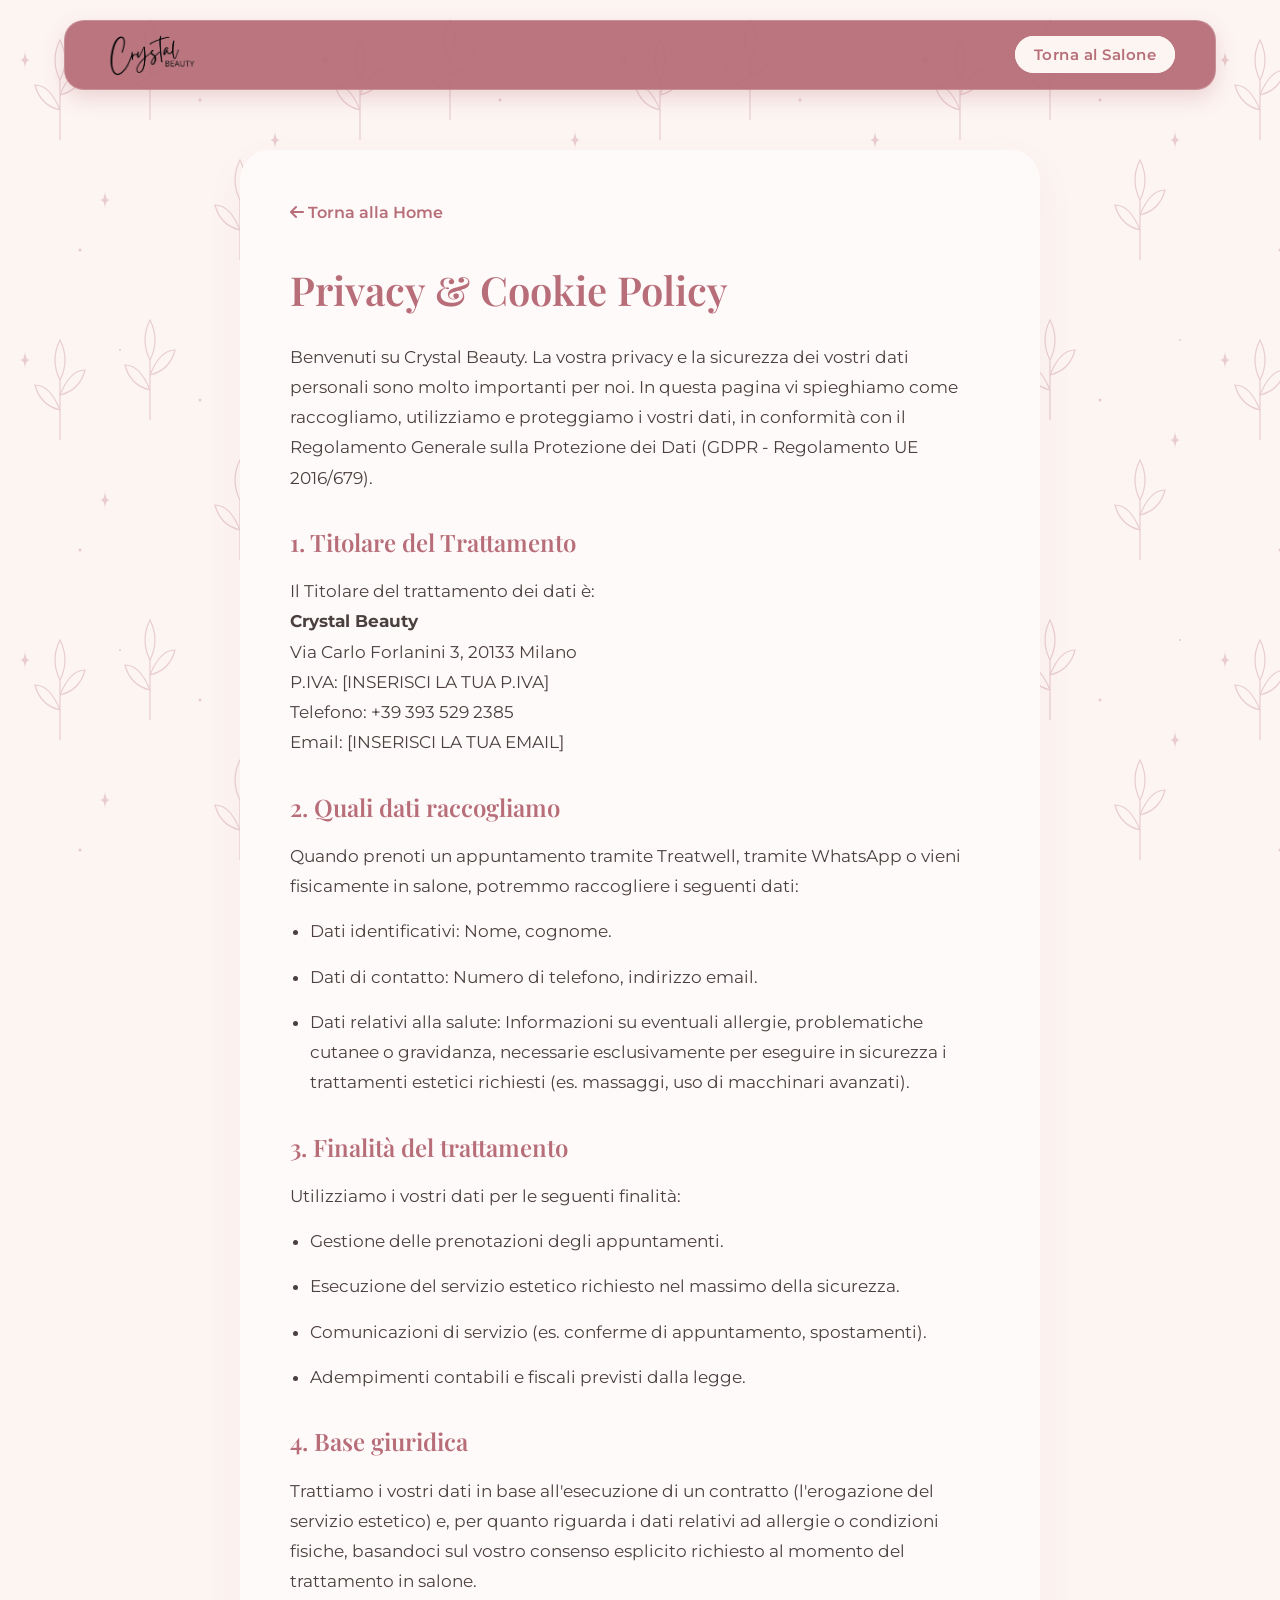
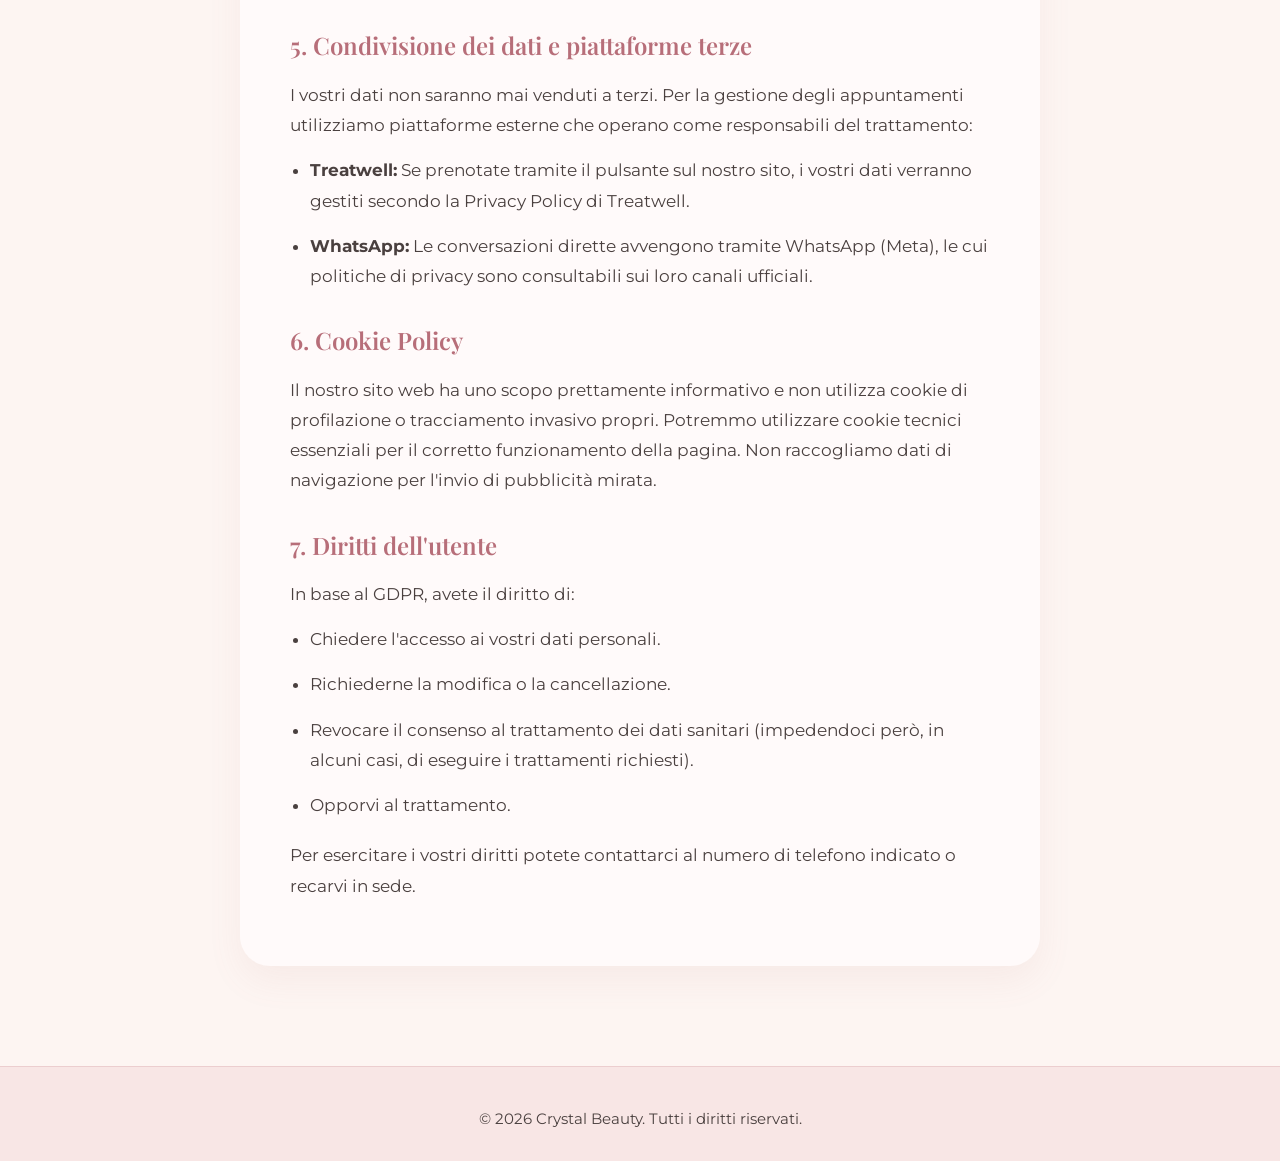
<file: privacy.html>
<!DOCTYPE html>
<html lang="it">
<head>
    <meta charset="UTF-8">
    <meta name="viewport" content="width=device-width, initial-scale=1.0">
    <title>Privacy Policy - Crystal Beauty</title>
    
    <link rel="stylesheet" href="https://cdnjs.cloudflare.com/ajax/libs/font-awesome/6.4.0/css/all.min.css">
    <link href="https://fonts.googleapis.com/css2?family=Montserrat:wght@300;400;500;600;700&family=Playfair+Display:ital,wght@0,400;0,600;0,700;1,400&display=swap" rel="stylesheet">
    <link rel="stylesheet" href="style.css">

    <style>
        .privacy-container {
            max-width: 800px;
            margin: 150px auto 100px auto;
            background: var(--bianco);
            padding: 50px;
            border-radius: 30px;
            box-shadow: 0 15px 35px rgba(183, 110, 121, 0.08);
            color: var(--testo);
        }
        .privacy-container h1 {
            color: var(--oro-rosa);
            margin-bottom: 20px;
            font-size: 2.5rem;
        }
        .privacy-container h2 {
            color: var(--oro-rosa);
            margin-top: 30px;
            margin-bottom: 15px;
            font-size: 1.5rem;
        }
        .privacy-container p, .privacy-container li {
            font-family: 'Montserrat', sans-serif;
            font-size: 1.05rem;
            line-height: 1.8;
            margin-bottom: 15px;
        }
        .privacy-container ul {
            margin-left: 20px;
            margin-bottom: 20px;
        }
        .btn-back {
            display: inline-block;
            margin-bottom: 30px;
            color: var(--oro-rosa);
            text-decoration: none;
            font-weight: 600;
            font-family: 'Montserrat', sans-serif;
            border-bottom: 2px solid transparent;
            transition: all 0.3s ease;
        }
        .btn-back:hover {
            border-bottom: 2px solid var(--oro-rosa);
        }
        
        @media (max-width: 768px) {
            .privacy-container {
                margin: 100px 20px 50px 20px;
                padding: 30px 20px;
            }
        }
    </style>
</head>
<body>

    <header class="glass-header">
        <a href="index.html" class="logo">
            <img src="img/logo.png" alt="Logo Crystal Beauty" class="header-logo-img">
        </a>
        <nav class="desktop-nav">
            <a href="index.html" class="nav-btn-prenota">Torna al Salone</a>
        </nav>
    </header>

    <main class="privacy-container">
        <a href="index.html" class="btn-back"><i class="fa-solid fa-arrow-left"></i> Torna alla Home</a>
        
        <h1>Privacy & Cookie Policy</h1>

        <p>Benvenuti su Crystal Beauty. La vostra privacy e la sicurezza dei vostri dati personali sono molto importanti per noi. In questa pagina vi spieghiamo come raccogliamo, utilizziamo e proteggiamo i vostri dati, in conformità con il Regolamento Generale sulla Protezione dei Dati (GDPR - Regolamento UE 2016/679).</p>

        <h2>1. Titolare del Trattamento</h2>
        <p>Il Titolare del trattamento dei dati è:<br>
        <strong>Crystal Beauty</strong><br>
        Via Carlo Forlanini 3, 20133 Milano<br>
        P.IVA: [INSERISCI LA TUA P.IVA]<br>
        Telefono: +39 393 529 2385<br>
        Email: [INSERISCI LA TUA EMAIL]</p>

        <h2>2. Quali dati raccogliamo</h2>
        <p>Quando prenoti un appuntamento tramite Treatwell, tramite WhatsApp o vieni fisicamente in salone, potremmo raccogliere i seguenti dati:</p>
        <ul>
            <li>Dati identificativi: Nome, cognome.</li>
            <li>Dati di contatto: Numero di telefono, indirizzo email.</li>
            <li>Dati relativi alla salute: Informazioni su eventuali allergie, problematiche cutanee o gravidanza, necessarie esclusivamente per eseguire in sicurezza i trattamenti estetici richiesti (es. massaggi, uso di macchinari avanzati).</li>
        </ul>

        <h2>3. Finalità del trattamento</h2>
        <p>Utilizziamo i vostri dati per le seguenti finalità:</p>
        <ul>
            <li>Gestione delle prenotazioni degli appuntamenti.</li>
            <li>Esecuzione del servizio estetico richiesto nel massimo della sicurezza.</li>
            <li>Comunicazioni di servizio (es. conferme di appuntamento, spostamenti).</li>
            <li>Adempimenti contabili e fiscali previsti dalla legge.</li>
        </ul>

        <h2>4. Base giuridica</h2>
        <p>Trattiamo i vostri dati in base all'esecuzione di un contratto (l'erogazione del servizio estetico) e, per quanto riguarda i dati relativi ad allergie o condizioni fisiche, basandoci sul vostro consenso esplicito richiesto al momento del trattamento in salone.</p>

        <h2>5. Condivisione dei dati e piattaforme terze</h2>
        <p>I vostri dati non saranno mai venduti a terzi. Per la gestione degli appuntamenti utilizziamo piattaforme esterne che operano come responsabili del trattamento:</p>
        <ul>
            <li><strong>Treatwell:</strong> Se prenotate tramite il pulsante sul nostro sito, i vostri dati verranno gestiti secondo la Privacy Policy di Treatwell</a>.</li>
            <li><strong>WhatsApp:</strong> Le conversazioni dirette avvengono tramite WhatsApp (Meta), le cui politiche di privacy sono consultabili sui loro canali ufficiali.</li>
        </ul>

        <h2>6. Cookie Policy</h2>
        <p>Il nostro sito web ha uno scopo prettamente informativo e non utilizza cookie di profilazione o tracciamento invasivo propri. Potremmo utilizzare cookie tecnici essenziali per il corretto funzionamento della pagina. Non raccogliamo dati di navigazione per l'invio di pubblicità mirata.</p>

        <h2>7. Diritti dell'utente</h2>
        <p>In base al GDPR, avete il diritto di:</p>
        <ul>
            <li>Chiedere l'accesso ai vostri dati personali.</li>
            <li>Richiederne la modifica o la cancellazione.</li>
            <li>Revocare il consenso al trattamento dei dati sanitari (impedendoci però, in alcuni casi, di eseguire i trattamenti richiesti).</li>
            <li>Opporvi al trattamento.</li>
        </ul>
        <p>Per esercitare i vostri diritti potete contattarci al numero di telefono indicato o recarvi in sede.</p>
    </main>

    <footer class="footer" style="padding-bottom: 20px;">
        <div class="footer-content">
            <p>&copy; 2026 Crystal Beauty. Tutti i diritti riservati.</p>
        </div>
    </footer>

</body>
</html>
</file>
<file: style.css>
html {
    scroll-behavior: smooth;
}


/* ==========================================
   01. PALETTE COLORI E VARIABILI
   ========================================== */
:root {
    --panna: #FDF5F2; 
    --testo: #4A403F; 
    --rosa-cipria: #F8E6E5; 
    --oro-rosa: #B76E79;
    --bianco: #FFFAFA; 
    --verde-wa: #25D366; 
}

/* ==========================================
   02. RESET E TIPOGRAFIA GLOBALE
   ========================================== */
* { 
    margin: 0; 
    padding: 0; 
    box-sizing: border-box; 
}

/* ==========================================
   STILE DI SFONDO GLOBALE DEL SITO (Pattern Verticale Slanciato)
   ========================================== */
body {
    background-color: var(--panna); 
    
    /* Nuovo SVG: Foglie a mandorla slanciate (zero effetto schiacciato), dritte e sparse */
    background-image: url("data:image/svg+xml,%3Csvg width='300' height='300' viewBox='0 0 300 300' xmlns='http://www.w3.org/2000/svg'%3E%3Cg stroke='%23B76E79' stroke-width='1.2' fill='none' opacity='0.3'%3E%3C!-- Germoglio 1 --%3E%3Cpath d='M60,140 L60,80' /%3E%3Cpath d='M60,110 Q40,105 35,85 Q50,85 60,110' /%3E%3Cpath d='M60,95 Q80,90 85,70 Q70,70 60,95' /%3E%3Cpath d='M60,80 Q50,60 60,40 Q70,60 60,80' /%3E%3C!-- Germoglio 2 --%3E%3Cpath d='M240,260 L240,200' /%3E%3Cpath d='M240,230 Q220,225 215,205 Q230,205 240,230' /%3E%3Cpath d='M240,215 Q260,210 265,190 Q250,190 240,215' /%3E%3Cpath d='M240,200 Q230,180 240,160 Q250,180 240,200' /%3E%3C!-- Germoglio 3 --%3E%3Cpath d='M150,120 L150,60' /%3E%3Cpath d='M150,90 Q130,85 125,65 Q140,65 150,90' /%3E%3Cpath d='M150,75 Q170,70 175,50 Q160,50 150,75' /%3E%3Cpath d='M150,60 Q140,40 150,20 Q160,40 150,60' /%3E%3C!-- Stelline --%3E%3Cpath d='M100,200 Q105,200 105,190 Q105,200 110,200 Q105,200 105,210 Q105,200 100,200 Z' fill='%23B76E79' stroke='none' /%3E%3Cpath d='M20,60 Q25,60 25,50 Q25,60 30,60 Q25,60 25,70 Q25,60 20,60 Z' fill='%23B76E79' stroke='none' /%3E%3Cpath d='M270,140 Q275,140 275,130 Q275,140 280,140 Q275,140 275,150 Q275,140 270,140 Z' fill='%23B76E79' stroke='none' /%3E%3C!-- Puntini di luce --%3E%3Ccircle cx='200' cy='100' r='1.5' fill='%23B76E79' stroke='none' /%3E%3Ccircle cx='80' cy='250' r='1.5' fill='%23B76E79' stroke='none' /%3E%3Ccircle cx='280' cy='40' r='1' fill='%23B76E79' stroke='none' /%3E%3Ccircle cx='120' cy='50' r='1' fill='%23B76E79' stroke='none' /%3E%3C/g%3E%3C/svg%3E");

    background-repeat: repeat;
    background-attachment: fixed; 
    background-size: 300px 300px; 
    
    font-family: 'Montserrat', sans-serif;
    color: var(--testo);
    line-height: 1.6;
    overflow-x: hidden; 
}

h1, h2, h3, h4 {
    font-family: 'Playfair Display', serif;
    font-weight: 600;
}

/* Spaziature generali per le varie sezioni */
.chi-siamo-section, .services, .results, .instagram-section, .footer {
    padding: 100px 20px;
    text-align: center;
    max-width: 1200px;
    margin: 0 auto;
}

/* Animazione globale di scorrimento verso l'alto */
.fade-in-up-slow {
    opacity: 0;
    transform: translateY(50px);
    transition: opacity 1.5s ease-out, transform 1.5s ease-out; 
}

.fade-in-up-slow.visible {
    opacity: 1;
    transform: translateY(0);
}

/* ==========================================
   03. HEADER E NAVIGAZIONE
   ========================================== */
.glass-header {
    position: fixed;
    top: 20px;
    left: 50%;
    transform: translate(-50%, 0) translateZ(0); 
    width: 90%;
    height: 70px;
    max-width: 1200px;
    border-radius: 20px;
    display: flex;
    justify-content: space-between;
    align-items: center;
    padding: 15px 40px;
    background: rgba(183, 110, 121, 0.95); /* Oro Rosa scuro elegante */
    z-index: 1000;
    border: 1px solid rgba(255, 255, 255, 0.2); 
    box-shadow: 0 8px 20px rgba(183, 110, 121, 0.25); 
    will-change: transform; 
}

.glass-header .logo {
    position: relative; 
    width: 150px;       
    height: 100%;       
    display: flex;
    align-items: center;
}

.header-logo-img {
    position: absolute; 
    top: 50%;           
    transform: translateY(-50%); 
    left: 0;
    height: 45px; 
    width: auto;
    transition: transform 0.3s ease;
    z-index: 1001; 
}

.header-logo-img:hover {
    transform: translateY(-50%) scale(1.05);
}

.glass-header nav a {
    text-decoration: none;
    color: var(--bianco); 
    margin-left: 20px;
    font-size: 0.95rem;
    font-weight: 500;
    letter-spacing: 0.5px; 
    transition: all 0.3s ease;
}

/* Effetto "Acceso" (Active) per il menu quando scorri */
.glass-header nav a.active {
    color: var(--panna); 
    opacity: 1; 
    font-weight: 700; /* Testo più cicciotto per risaltare */
    position: relative;
}

/* Aggiungiamo un grazioso pallino dorato sotto la scritta attiva */
.glass-header nav a.active::after {
    content: '';
    position: absolute;
    bottom: -8px;
    left: 50%;
    transform: translateX(-50%);
    width: 6px;
    height: 6px;
    background-color: var(--panna);
    border-radius: 50%;
    box-shadow: 0 0 8px rgba(255, 255, 255, 0.8);
}

.glass-header nav a:hover { 
    color: var(--panna); 
    opacity: 0.8;
}

/* Stile per il nuovo pulsante "Prenota Ora" nell'header */
.glass-header nav a.nav-btn-prenota {
    background-color: var(--panna); /* Sfondo chiaro */
    color: var(--oro-rosa); /* Testo color oro rosa */
    padding: 8px 18px;
    border-radius: 20px;
    font-weight: 600;
    border: 1px solid var(--panna);
    transition: all 0.3s ease;
}

/* Effetto quando ci passi sopra col mouse */
.glass-header nav a.nav-btn-prenota:hover {
    background-color: transparent;
    color: var(--panna);
}

/* ==========================================
   04. HERO SECTION - VERSIONE ELEGANT & BALANCED
   ========================================== */

/* 04. HERO SECTION - VERSIONE ELEGANT & BALANCED */
.hero-modern {
    position: relative;
    height: 100vh;
    display: flex;
    justify-content: center;
    align-items: center;
    text-align: center;
    color: white;
    padding: 0 20px;
    overflow: hidden;
    /* La riga del background è stata spostata! */
}


.hero-modern video {
    position: absolute;
    top: 50%;
    left: 50%;
    width: 100%;
    height: 100%;
    transform: translate(-50%, -50%);
    object-fit: cover;
    z-index: -2; /* Spostato più in basso per stare dietro l'immagine e l'overlay */
    opacity: 0.1; /* Mantieni il video molto scuro se riattivato */
}

/* Livello dedicato solo all'immagine di sfondo per poter applicare filtri fotografici */
.hero-modern::before {
    content: '';
    position: absolute;
    top: 0;
    left: 0;
    width: 100%;
    height: 100%;
    background: url('img/home/home-rose.jpeg') center center/cover no-repeat;
    
    filter: brightness(1.2); 
    
    z-index: -3; /* Rimane dietro a tutto */
    -webkit-mask-image: linear-gradient(to bottom, black 75%, transparent 100%);
    mask-image: linear-gradient(to bottom, black 75%, transparent 100%);

}

/* Contenuto Moderno - IMPORTANTE: assicurati che sia posizionato sopra l'overlay */
.hero-content {
    max-width: 800px;
    position: relative; /* Assicura il posizionamento */
    z-index: 2; /* Sopra l'overlay */
}
.hero-overlay {
    display: none; /* Questo disattiva completamente il velo, lasciando la foto al naturale */
}

/* --- RIQUADRO VETRO: Altezza Automatica e Proporzioni Bilanciate --- */
.glass-box {
    position: relative;
    z-index: 2;
   background: rgba(183, 110, 121, 0.5);
    backdrop-filter: blur(10px); 
    -webkit-backdrop-filter: blur(10px);
    border: 1px solid rgba(255, 255, 255, 0.25);
    border-radius: 30px; 
    
    /* Padding equilibrato: respira ma non è vuoto */
    padding: 45px 50px;
    
    /* Larghezza fissa su desktop per eleganza, l'altezza è AUTO */
    width: 90%;
    max-width: 750px; 
    
    text-align: center;
    box-shadow: 0 15px 35px rgba(0, 0, 0, 0.2); 
    color: var(--bianco);
    margin: 0 20px;
    
    /* Cura anti-lag */
    will-change: transform, opacity; 
    transform: translateZ(0);
}

/* --- LOGO: Dimensioni normali, non giganti --- */
.glass-logo {
    width: 250px; /* Dimensione desktop elegante */
    margin-bottom: 20px;
    filter: brightness(0) invert(1); 
}

.glass-box h1 {
    font-size: 3.8rem; 
    margin-bottom: 15px;
    color: #ffffff;
    text-shadow: 0 2px 10px rgba(0,0,0,0.3); 
    line-height: 1.1;
    font-weight: 700;
}

.glass-box p {
    font-size: 1.3rem;
    margin-bottom: 30px;
    line-height: 1.6;
    color: rgba(255, 255, 255, 0.9);
    font-weight: 400;
    /* Evita che il testo vada troppo vicino ai bordi */
    padding: 0 10px;
}

/* Tasto elegante e proporzionato */
.btn-elegant {
    display: inline-block;
    background: linear-gradient(135deg, var(--oro-rosa), #9c5862);
    color: white;
    padding: 18px 55px;
    border-radius: 50px;
    font-family: 'Montserrat', sans-serif;
    font-weight: 600;
    font-size: 1.2rem;
    text-transform: uppercase;
    letter-spacing: 2px;
    text-decoration: none;
    transition: all 0.3s ease; 
    box-shadow: 0 8px 20px rgba(183, 110, 121, 0.4);
}

.btn-elegant:hover {
    transform: translateY(-3px) scale(1.03);
    box-shadow: 0 12px 25px rgba(183, 110, 121, 0.6);
    color: white;
}

/* ==========================================
   RESPONSIVE PER SMARTPHONE (Ribilanciato)
   ========================================== */
@media (max-width: 768px) {
    .hero-modern {
        align-items: flex-start; /* Spinge il box verso l'alto su mobile */
        padding-top: 100px; /* Dà spazio dall'header fissato */
    }

    .glass-box {
        /* Padding ridotto ma uniforme */
        padding: 25px 20px; 
        margin: 0 15px;
        backdrop-filter: blur(8px); 
        -webkit-backdrop-filter: blur(8px);
        max-width: 100%; /* Sfrutta lo spazio disponibile */
        border-radius: 20px;
    }
    
    .glass-logo {
        /* Ridotto considerevolmente rispetto al tentativo precedente */
        width: 160px; 
        margin-bottom: 15px;
    }

    .glass-box h1 {
        font-size: 2rem; /* Titolo più piccolo e leggibile */
        margin-bottom: 10px;
    }
    
    .glass-box p {
        font-size: 0.95rem; 
        margin-bottom: 25px;
        line-height: 1.5;
        padding: 0;
    }
    
    .btn-elegant {
        padding: 14px 35px; /* Tasto standard */
        font-size: 0.9rem; 
    }
}

/* ==========================================
   SEZIONE IL SALONE
   ========================================== */
.salon-section {
    padding: 100px 20px;
    background-color: transparent; /* Fa intravedere il pattern del body */
    text-align: center;
}

.salon-container {
    max-width: 1200px;
    margin: 0 auto;
}

.section-title-wrapper {
    margin-bottom: 60px;
}

.section-title-wrapper h2 {
    font-size: 2.8rem;
    color: var(--testo);
    margin-bottom: 15px;
}

/* Centriamo la lineetta oro rosa sotto il titolo */
.center-line {
    margin: 0 auto 20px auto; 
}

.section-title-wrapper p {
    font-size: 1.1rem;
    color: #777;
    font-weight: 300;
}

.salon-gallery {
    display: grid;
    gap: 30px;
    margin-bottom: 30px; /* Crea spazio tra il blocco delle cabine e il blocco reception */
}

/* Le 4 cabine principali: le forziamo a essere 2 per fila */
.featured-rooms {
    grid-template-columns: repeat(2, 1fr);
}

/* Le 3 stanze secondarie: le mettiamo in una fila perfetta da 3 */
.secondary-rooms {
    grid-template-columns: repeat(3, 1fr);
}

/* La card base (aggiornata per supportare la riga colorata) */
.salon-card {
    background: var(--rosa-cipria);
    border-radius: 30px;
    padding: 20px;
    box-shadow: 0 10px 30px rgba(183, 110, 121, 0.08);
    transition: transform 0.4s ease, box-shadow 0.4s ease, border-color 0.4s ease;
    cursor: pointer;
    border-bottom: 4px solid transparent; /* Predispone lo spazio per la linea colorata senza far fare "salti" all'immagine */
}

/* Effetto di default (per le stanze "normali" come la Reception) */
.salon-card:hover {
    transform: translateY(-8px);
    box-shadow: 0 20px 40px rgba(183, 110, 121, 0.15);
    border-bottom-color: var(--oro-rosa); /* Si colora di Oro Rosa */
}

/* Distanziare un po' l'icona dal testo */
.salon-name i {
    margin-right: 8px;
    transition: color 0.4s ease;
}

/*    TEMI DEI 4 ELEMENTI */

/* 1. TEMA ACQUA (Azzurro morbido) */
.theme-acqua .salon-name i { color: #7DB2D9; }
.theme-acqua:hover {
    box-shadow: 0 20px 40px rgba(125, 178, 217, 0.3);
    border-bottom-color: #7DB2D9;
}

/* 2. TEMA TERRA (Verde salvia) */
.theme-terra .salon-name i { color: #A3B18A; }
.theme-terra:hover {
    box-shadow: 0 20px 40px rgba(163, 177, 138, 0.3);
    border-bottom-color: #A3B18A;
}

/* 3. TEMA ARIA (Azzurro/Grigio nuvola) */
.theme-aria .salon-name i { color: #9DB4C0; }
.theme-aria:hover {
    box-shadow: 0 20px 40px rgba(157, 180, 192, 0.3);
    border-bottom-color: #9DB4C0;
}

/* 4. TEMA FUOCO (Rosso Corallo/Terracotta) */
.theme-fuoco .salon-name i { color: #E07A5F; }
.theme-fuoco:hover {
    box-shadow: 0 20px 40px rgba(224, 122, 95, 0.3);
    border-bottom-color: #E07A5F;
}

.salon-img-wrapper {
    width: 100%;
    /* MODIFICA: Togliamo l'altezza fissa e usiamo l'aspect-ratio orizzontale */
    aspect-ratio: 16 / 9; 
    border-radius: 20px;
    overflow: hidden;
    margin-bottom: 20px;
}

.salon-img-wrapper img {
    width: 100%;
    height: 100%;
    object-fit: cover; /* Taglia l'eccesso senza deformare la foto */
    transition: transform 0.5s ease;
}

/* Piccolo zoom sulla foto quando passi il mouse */
.salon-card:hover .salon-img-wrapper img {
    transform: scale(1.08); 
}

.salon-name {
    font-family: 'Playfair Display', serif;
    font-size: 1.5rem;
    color: var(--oro-rosa);
    font-weight: 700;
    margin: 0;
}

/* ==========================================
   05. SEZIONE CHI SIAMO (A Tutto Schermo 50/50)
   ========================================== */
.chi-siamo-section {
    background-color: transparent; 
    padding: 0; /* Rimuoviamo il padding verticale per un effetto "pieno" */
    overflow: hidden; 
}

.chi-siamo-container {
    /* MODIFICA: Niente max-width, occupiamo tutto lo schermo */
    width: 100%; 
    height: 100vh; /* Facciamo la sezione alta quanto lo schermo per un effetto Split */
    margin: 0;
    display: flex;
    flex-wrap: nowrap; /* Non andiamo a capo su desktop */
    align-items: center; /* Centra verticalmente */
    justify-content: flex-start; /* Le colonne partono da sinistra */
    gap: 0; /* Niente gap tra le colonne */
}

/* --- Layout Split Screen Desktop --- */
.team-cards-col {
    /* MODIFICA: Occupa esattamente il 50% orizzontale */
    flex: 0 0 50%; 
    height: 100%;
    display: flex;
    justify-content: center; /* Centra orizzontalmente il mazzo */
    align-items: center; /* Centra verticalmente il mazzo */
    position: relative;
    /* Diamo un colore di sfondo diverso per accentuare lo split, se vuoi */
    background-color: transparent; 
}

.team-text-col {
    /* MODIFICA: Occupa l'altro 50% */
    flex: 0 0 50%; 
    height: 100%;
    display: flex;
    flex-direction: column;
    justify-content: center; /* Centra verticalmente il testo */
    align-items: flex-start; /* Allinea il testo a sinistra */
    padding: 60px; /* Spazio interno per non toccare i bordi */
    position: relative;
    z-index: 10; 
}

/* --- COLONNA SINISTRA: IL MAZZO DI CARTE (Ricalcolato) --- */
.cards-stack {
    position: relative;
    margin-top: 300px;
    width: 80%; 
    max-width: 400px; 
    height: 500px; 
}

/* Stile base di ogni carta (OTTIMIZZATO E RIMPICCIOLITO) */
.team-card {
    position: absolute;
    top: 0;
    left: 0;
    width: 100%;
    height: 420px; /* Altezza ridotta per lo split layout */
    background-color: var(--bianco);
    border-radius: 16px;
    overflow: hidden;
    box-shadow: 0 10px 25px rgba(183, 110, 121, 0.1); 
    cursor: pointer;
    transition: transform 0.5s cubic-bezier(0.25, 1, 0.5, 1);
    border: 1px solid rgba(255, 255, 255, 0.9);
    will-change: transform; 
}

.team-card img {
    width: 100%;
    height: 100%;
    object-fit: cover;
    position: relative;
    z-index: 1;
}

/* Intestazione della carta */
.card-name {
    font-family: 'Montserrat', sans-serif; 
    font-size: 0.95rem; 
    letter-spacing: 1px; 
    color: var(--testo);
    padding: 12px 20px; 
    background: var(--bianco); 
    margin: 0;
    position: absolute;
    top: 0;
    left: 0;
    width: 100%;
    z-index: 2;
    border-bottom: 1px solid rgba(183, 110, 121, 0.2);
    display: flex;
    align-items: center;
}

.card-name::before {
    content: "";
    display: inline-block;
    width: 10px;
    height: 10px;
    background-color: var(--oro-rosa);
    border-radius: 50%;
    margin-right: 12px;
}

/* --- POSIZIONI A VENTAGLIO (Spaziate per mostrare bene i nomi) --- */
.card-1 { z-index: 4; transform: translate(0, 0) rotate(0deg) translateZ(0); }
.card-2 { z-index: 3; transform: translate(-15px, -55px) rotate(-3deg) translateZ(0); }
.card-3 { z-index: 2; transform: translate(-30px, -110px) rotate(-6deg) translateZ(0); }
.card-4 { z-index: 1; transform: translate(-45px, -165px) rotate(-9deg) translateZ(0); }

/* Testi dinamici della sezione */
.accent-line {
    width: 50px;
    height: 3px;
    background-color: var(--oro-rosa);
    margin-bottom: 25px;
    border-radius: 2px;
}

.dynamic-text-wrapper {
    transition: opacity 0.4s ease-in-out; 
}

.dynamic-text-wrapper.fade-out {
    opacity: 0;
}

.team-text-col h3 {
    font-size: 2.2rem;
    margin-bottom: 20px;
    line-height: 1.3;
    color: var(--testo);
}

.team-text-col p {
    font-size: 1.15rem;
    line-height: 1.9; 
    font-weight: 300;
    color: var(--testo);
}

/* ==========================================
   06. MENU SERVIZI - IL TUO PERCORSO DI BENESSERE
   ========================================== */
.services-menu {
    background-color: var(--bianco);
    padding: 100px 20px;
}

.menu-container {
    max-width: 900px;
    margin: 0 auto;
}

.menu-header {
    text-align: center;
    margin-bottom: 50px;
}

.menu-header h2 {
    font-size: 2.8rem;
    color: var(--testo);
    margin-bottom: 15px;
}

.menu-header p {
    font-size: 1.1rem;
    color: #777;
    font-weight: 300;
}

/* --- TABS PRINCIPALI (PILLS) --- */
.menu-tabs {
    display: flex;
    justify-content: center;
    flex-wrap: wrap;
    gap: 15px;
    margin-bottom: 50px;
}

.tab-btn {
    display: flex;
    align-items: center; /* Centra verticalmente icona e testo */
    justify-content: center;
    background: rgba(255, 255, 255, 0.7);
    border: 1px solid #EEEEEE;
    border-radius: 30px;
    padding: 12px 30px;
    cursor: pointer;
    min-width: 120px;
    transition: all 0.4s ease;
    backdrop-filter: blur(5px);
}

.tab-btn i {
    font-size: 1.3rem; /* Dimensione icona leggermente ridotta */
    color: #A0A0A0;
    margin-right: 10px; /* Spaziatura a destra dell'icona */
    margin-bottom: 0; /* Rimosso margine inferiore */
    transition: color 0.4s ease;
}

.tab-btn span {
    font-family: 'Montserrat', sans-serif;
    font-weight: 500;
    font-size: 1.05rem;
    color: var(--testo);
    margin: 0;
    line-height: 1;
}

/* Stato Attivo della Tab */
.tab-btn.active, .tab-btn:hover {
    background: #FFF;
    border-color: var(--oro-rosa);
    box-shadow: 0 8px 20px rgba(183, 110, 121, 0.15);
    transform: translateY(-3px);
}

.tab-btn.active i, .tab-btn:hover i {
    color: var(--oro-rosa);
}

.tab-btn.active span {
    color: var(--oro-rosa);
}

/* --- CONTENUTO SERVIZI (TRANSIZIONI) --- */
.service-category {
    display: none;
    animation: fadeInSlideUp 0.6s cubic-bezier(0.165, 0.84, 0.44, 1) forwards;
}

.service-category.active {
    display: block;
}

@keyframes fadeInSlideUp {
    0% { opacity: 0; transform: translateY(20px); }
    100% { opacity: 1; transform: translateY(0); }
}

/* --- LAYOUT A DUE COLONNE (SOTTOMENU LATERALE) --- */
.split-services-container {
    display: flex;
    gap: 40px;
    align-items: flex-start;
    margin-top: 30px;
    text-align: left;
}

.services-sidebar {
    flex: 0 0 280px;
    display: flex;
    flex-direction: column;
}

.sub-tab-btn {
    background: transparent;
    border: none;
    text-align: left;
    padding: 18px 20px;
    font-family: 'Montserrat', sans-serif;
    font-size: 1.1rem;
    color: var(--testo);
    cursor: pointer;
    position: relative;
    transition: all 0.3s ease;
    border-bottom: 1px solid #EEEEEE;
}

.sub-tab-btn .count {
    color: #999;
    font-size: 1rem;
    margin-left: 5px;
}

.sub-tab-btn.active {
    background-color: #EAEBEF; 
    color: #333;
    font-weight: 500;
    border-bottom: none;
    border-radius: 4px 0 0 4px; 
}

.sub-tab-btn.active::after {
    content: '';
    position: absolute;
    right: -15px; 
    top: 0;
    width: 0; 
    height: 0; 
    border-top: 29px solid transparent; 
    border-bottom: 29px solid transparent; 
    border-left: 15px solid #EAEBEF; 
    z-index: 2;
}

.services-list-area {
    flex: 1; 
}

.sub-panel {
    display: none;
    animation: fadeIn 0.4s ease;
}

.sub-panel.active {
    display: block;
}

@keyframes fadeIn {
    from { opacity: 0; transform: translateY(10px); }
    to { opacity: 1; transform: translateY(0); }
}

/* --- RIGHE SERVIZIO E LISTE --- */
.service-row, .service-list-item {
    display: flex;
    justify-content: space-between;
    align-items: center;
    padding: 20px 0;
    border-bottom: 1px solid #E0E0E0;
}

.service-row:last-child, .service-list-item:last-child {
    border-bottom: none;
}

.service-info h4, .service-list-info h4 {
    font-size: 1.15rem;
    margin-bottom: 5px;
    color: #222;
    font-weight: 500;
}

h4.serif-title {
    font-family: 'Playfair Display', serif;
    font-size: 1.4rem;
    font-weight: 600;
    color: var(--testo);
    margin: 0;
}

.service-info p, .duration {
    font-size: 0.9rem;
    color: #888;
    font-weight: 300;
}

.service-action, .service-list-action {
    display: flex;
    align-items: center;
    gap: 20px;
}

.price {
    font-family: 'Montserrat', sans-serif;
    font-weight: 600;
    font-size: 1.2rem;
    color: var(--testo);
}

/* --- BOTTONI PRENOTA --- */
.btn-prenota {
    background-color: var(--panna);
    color: var(--oro-rosa);
    padding: 10px 20px;
    border-radius: 20px;
    text-decoration: none;
    font-size: 0.9rem;
    font-weight: 500;
    border: 1px solid var(--oro-rosa);
    transition: all 0.3s ease;
    display: flex;
    align-items: center;
    gap: 8px;
}

.btn-prenota:hover {
    background-color: var(--oro-rosa);
    color: var(--bianco);
}

/* --- ACCORDION E TENDINE (PULITO E SENZA DOPPIONI) --- */
.accordion-item {
    border-bottom: 1px solid #EEEEEE;
    overflow: visible !important;
}

.accordion-header {
    display: flex;
    justify-content: space-between;
    align-items: center;
    padding: 20px 0;
    cursor: pointer;
    border-bottom: none; 
}

.accordion-icon i {
    font-size: 1.2rem;
    color: var(--oro-rosa);
    transition: transform 0.4s ease;
}

.accordion-header.active .accordion-icon i {
    transform: rotate(180deg);
}

.accordion-content {
    max-height: 0;
    overflow: hidden;
    background-color: var(--panna); 
    border-radius: 12px;
    padding: 0 20px;
    opacity: 0;
    transition: all 0.4s ease-in-out;
}

.accordion-content.open {
    max-height: 2500px !important; /* Risolve definitivamente il taglio delle liste! */
    padding: 20px;
    margin-bottom: 20px;
    opacity: 1;
}

/* Righe interne alla tendina */
.sub-service-row {
    display: flex;
    justify-content: space-between;
    align-items: center;
    padding: 15px 0;
    border-bottom: 1px dashed rgba(183, 110, 121, 0.2);
}

.sub-service-row:last-child {
    border-bottom: none;
}

.sub-name {
    font-size: 1rem;
    color: var(--testo);
    font-weight: 400;
}

.sub-action {
    display: flex;
    align-items: center;
    gap: 15px;
}

.btn-prenota-small {
    background-color: transparent;
    color: var(--oro-rosa);
    text-decoration: none;
    font-size: 0.85rem;
    font-weight: 500;
    text-transform: uppercase;
    letter-spacing: 1px;
}

.btn-prenota-small:hover {
    text-decoration: underline;
}





/* ==========================================
   08. FOOTER E WHATSAPP FAB
   ========================================== */
.footer { 
    background-color: var(--rosa-cipria); 
    max-width: 100%; 
}

.fab-whatsapp {
    position: fixed;
    bottom: 30px;
    right: 30px;
    width: 60px;
    height: 60px;
    background-color: var(--verde-wa);
    color: var(--bianco);
    border-radius: 50%;
    display: flex;
    align-items: center;
    justify-content: center;
    font-size: 30px; 
    text-decoration: none;
    box-shadow: 0 4px 10px rgba(0,0,0,0.2);
    z-index: 1000;
    animation: pulse 2s infinite; 
}

@keyframes pulse {
    0% { box-shadow: 0 0 0 0 rgba(37, 211, 102, 0.7); }
    70% { box-shadow: 0 0 0 15px rgba(37, 211, 102, 0); } 
    100% { box-shadow: 0 0 0 0 rgba(37, 211, 102, 0); }
}

/* ==========================================
   PULSANTE WHATSAPP PERSONALIZZATO (Oro Rosa)
   ========================================== */
.whatsapp-float {
    position: fixed;
    bottom: 30px; /* Distanza dal fondo della pagina */
    right: 30px;  /* Distanza dal bordo destro */
    
    /* Il colore principale: Oro Rosa del tuo sito */
    background-color: var(--oro-rosa); 
    
    /* Le dimensioni e la forma circolare */
    width: 60px;
    height: 60px;
    border-radius: 50px; /* Crea un cerchio perfetto */
    
    /* Allineamento dell'icona al centro */
    display: flex;
    align-items: center;
    justify-content: center;
    
    /* L'ombra leggera che lo fa fluttuare */
    box-shadow: 0 5px 20px rgba(0, 0, 0, 0.15);
    
    /* Transizione morbida per l'hover */
    transition: all 0.3s ease;
    z-index: 1000; /* Assicura che sia sempre sopra tutto */
}

/* L'icona all'interno */
.whatsapp-float svg {
    fill: #FFF; /* Icona bianca */
    width: 35px; /* Dimensione dell'icona */
    height: 35px;
}

/* Effetto al passaggio del mouse */
.whatsapp-float:hover {
    background-color: #a05d69; /* Un oro rosa leggermente più scuro */
    transform: translateY(-5px); /* Si alza leggermente */
    box-shadow: 0 10px 30px rgba(0, 0, 0, 0.25);
}


/* ==========================================
   07. SEZIONE CONTATTI (Stile Card Arrotondate)
   ========================================== */
.contacts-section {
    padding: 80px 20px 100px 20px;
    /* Non mettiamo background qui, così si vedrà il pattern a foglioline del body! */
}


.contacts-cards-container {
    display: flex;
    justify-content: center;
    gap: 30px;
    max-width: 1100px;
    margin: 0 auto;
    flex-wrap: wrap; /* Per farli andare a capo sui cellulari */
}

.contact-card {
    background-color: var(--bianco, #FFFFFF); /* Sfondo bianco puro per staccare dal pattern */
    border-radius: 40px; /* Angoli molto morbidi come nel tuo screen */
    padding: 50px 30px;
    text-align: center;
    flex: 1;
    min-width: 280px;
    box-shadow: 0 15px 35px rgba(0,0,0,0.04); /* Ombra leggerissima per dare profondità */
    transition: transform 0.3s ease;
}

.contact-card:hover {
    transform: translateY(-5px); /* Piccolo effetto quando ci passi sopra col mouse */
}

/* Titoli delle card in Oro Rosa e belli spessi */
.contact-card .card-title {
    font-family: 'Playfair Display', serif;
    font-weight: 800;
    font-size: 1.8rem;
    color: var(--oro-rosa);
    margin-bottom: 25px;
    letter-spacing: 0.5px;
}

/* Testi normali */
.contact-card p {
    font-family: 'Montserrat', sans-serif;
    font-size: 1.05rem;
    color: var(--testo);
    line-height: 1.8;
    margin-bottom: 20px;
    font-weight: 500;
}

/* Evidenziazione per il numero di telefono */
.contact-card p strong {
    font-weight: 700;
    font-size: 1.15rem;
}

/* Testo grigio per i giorni di chiusura */
.contact-card .closed-days {
    color: #999;
    font-weight: 400;
}

/* Stile per i Link (Sottolineati e colorati) */
.contact-card .card-link {
    font-family: 'Montserrat', sans-serif;
    font-size: 1rem;
    font-weight: 700;
    color: var(--oro-rosa);
    text-decoration: underline;
    text-underline-offset: 4px; /* Distanzia un po' la sottolineatura */
    transition: opacity 0.3s ease;
}

.contact-card .card-link:hover {
    opacity: 0.7;
}

/* Responsività per Smartphone: impila le card una sull'altra */
@media (max-width: 800px) {
    .contacts-cards-container {
        flex-direction: column;
        align-items: center;
    }
    .contact-card {
        width: 100%;
        max-width: 400px;
    }
}



/* ==========================================
   SEZIONE INSTAGRAM VIBES
   ========================================== */
/* La linea tratteggiata separatrice */
.ig-divider {
    border: none;
    border-top: 2px dashed rgba(183, 110, 121, 0.2); /* Oro rosa trasparente */
    margin: 70px auto 50px auto;
    max-width: 900px;
}

.ig-section {
    text-align: center;
}

/* Titolo della sezione Instagram in Playfair Display */
.ig-title {
    font-family: 'Playfair Display', serif;
    font-size: 2rem;
    color: var(--testo);
    margin-bottom: 40px;
    font-weight: 600;
}

/* L'handle @ di Instagram (lo teniamo in Montserrat per renderlo super leggibile come fosse un link) */
.ig-title a {
    font-family: 'Montserrat', sans-serif;
    font-size: 1.6rem;
    font-weight: 700;
    color: var(--oro-rosa);
    text-decoration: none;
    transition: opacity 0.3s ease;
}

.ig-title a:hover {
    opacity: 0.7;
}

/* Griglia Foto IG */
.ig-gallery {
    display: flex;
    justify-content: center;
    gap: 25px;
    flex-wrap: wrap;
}

.ig-post {
    display: block;
    width: 230px; /* Dimensione dei quadrati */
    aspect-ratio: 1 / 1; /* Li rende perfettamente quadrati */
    border-radius: 20px; /* Bordi molto arrotondati come da foto */
    overflow: hidden;
    box-shadow: 0 10px 20px rgba(0,0,0,0.05);
    transition: transform 0.4s ease, box-shadow 0.4s ease;
}

/* Effetto quando passi sopra la foto col mouse */
.ig-post:hover {
    transform: translateY(-8px);
    box-shadow: 0 15px 30px rgba(183, 110, 121, 0.25);
}

.ig-post img {
    width: 100%;
    height: 100%;
    object-fit: cover;
    transition: transform 0.5s ease;
}

.ig-post:hover img {
    transform: scale(1.08); /* Leggerissimo zoom all'interno */
}



/* SPOSTAMENTO SEZIONE CONTATTI AL CLICK DEL MENU */
#contatti {
    scroll-margin-top: 55px !important; /* Spazio aumentato per sicurezza */
}





/* ==========================================
   FOOTER E PRIVACY
   ========================================== */
.footer { 
    background-color: var(--rosa-cipria); 
    padding: 40px 20px;
    text-align: center;
    border-top: 1px solid rgba(183, 110, 121, 0.2);
    width: 100%;
}

.footer-content p {
    font-family: 'Montserrat', sans-serif;
    color: var(--testo);
    font-size: 0.95rem;
    margin-bottom: 10px;
}

.privacy-link {
    color: var(--oro-rosa);
    text-decoration: none;
    font-weight: 600;
    transition: opacity 0.3s ease;
}

.privacy-link:hover {
    opacity: 0.7;
    text-decoration: underline;
    text-underline-offset: 4px;
}

/* ==========================================
   NASCONDI ELEMENTI MOBILE SU DESKTOP
   ========================================== */
.hamburger-menu { display: none; }
.mobile-menu-overlay { display: none; }

/* ==========================================
   REGOLE UNIFICATE PER SMARTPHONE (Sotto i 768px)
   ========================================== */
@media (max-width: 768px) {
    
    /* --- 1. HEADER E HAMBURGER MENU --- */
    .desktop-nav { display: none; }
    .glass-header { padding: 10px 20px; }
    
    .hamburger-menu {
        display: block; background: transparent; border: none;
        font-size: 1.8rem; color: var(--testo); cursor: pointer;
    }
    
    .mobile-menu-overlay {
        display: flex; position: fixed; top: 0; left: 0; width: 100%; height: 100vh;
        background-color: var(--panna); z-index: 2000;
        flex-direction: column; justify-content: center; align-items: center;
        transform: translateX(100%); transition: transform 0.4s cubic-bezier(0.25, 1, 0.5, 1);
    }
    
    .mobile-menu-overlay.open { transform: translateX(0); }
    
    .close-menu {
        position: absolute; top: 25px; right: 25px;
        background: transparent; border: none; font-size: 2.2rem;
        color: var(--testo); cursor: pointer;
    }
    
    .mobile-nav { display: flex; flex-direction: column; gap: 35px; text-align: center; }
    .mobile-nav a { font-family: 'Playfair Display', serif; font-size: 2rem; color: var(--testo); text-decoration: none; font-weight: 600; }
    .mobile-nav a.nav-btn-prenota { font-family: 'Montserrat', sans-serif; font-size: 1.2rem; background-color: var(--oro-rosa); color: white; padding: 15px 30px; margin-top: 20px; border-radius: 30px; }


    /* --- 2.  IL SALONE --- */

    /* --- 2.  IL SALONE --- */
    .featured-rooms,
    .secondary-rooms {
        grid-template-columns: 1fr;
    }

    /* --- 3. CHI SIAMO --- */
    
    #chi-siamo, #servizi, #contatti { 
        scroll-margin-top: 80px; /* Ferma lo scorrimento appena sotto l'header */
    }
    
    /* Disattiviamo l'effetto "ghigliottina" che mozzava le carte in alto */
    .chi-siamo-section { 
        overflow: visible !important; 
    }

    .chi-siamo-container { 
        flex-direction: column; 
        height: auto; 
        padding: 20px 20px 40px 20px; 
        gap: 30px; 
    }
    
    .team-cards-col { 
        width: 100%; 
        display: flex; 
        justify-content: center; 
    }
    
    .team-text-col { 
        width: 100%; 
        padding: 0; 
        text-align: center; 
        align-items: center; 
    }
    
    /* Creiamo lo spazio esatto per l'apertura a ventaglio */
    .cards-stack { 
        margin: 150px auto 0 auto; 
        height: 320px; 
        width: 85%; 
        max-width: 280px; 
        position: relative;
        left: 6px; /* Bilancia l'apertura verso sinistra per centrare tutto */
    }
    
    .team-card { 
        height: 320px; 
    }

    /* Ora le carte si alzano ESATTAMENTE dell'altezza della barra bianca (48px) */
    .card-1 { transform: translate(0, 0) rotate(0deg) !important; }
    .card-2 { transform: translate(-4px, -48px) rotate(-2deg) !important; }
    .card-3 { transform: translate(-8px, -96px) rotate(-4deg) !important; }
    .card-4 { transform: translate(-12px, -144px) rotate(-6deg) !important; }


    /* --- 4. SERVIZI --- */
    .menu-header h2 { font-size: 2.2rem; }

    /* 1. Bottoni Principali (Unghie, Depilazione...) */
    .menu-tabs { 
        display: flex;
        flex-wrap: wrap; 
        overflow-x: visible; 
        justify-content: center; 
        gap: 8px; 
        padding-bottom: 15px; 
    }
    
    .tab-btn {
        padding: 8px 12px; 
        min-width: auto; 
    }

    .tab-btn span { font-size: 0.85rem; }
    .tab-btn i { font-size: 0.9rem; margin-right: 6px; }
    
    /* 2. Contenitore diviso a metà su PC, ma a colonna singola su Telefono */
    .split-services-container { 
        display: flex;
        flex-direction: column; 
        gap: 20px; 
        width: 100%; /* Fondamentale: usa tutto lo schermo */
    }
    
    /* 3. Sotto-bottoni (Manicure, Pedicure...) */
    .services-sidebar { 
        flex: auto; 
        width: 100%; 
        display: flex;
        flex-direction: row; 
        flex-wrap: wrap; 
        justify-content: center; 
        overflow-x: visible; 
        white-space: normal; 
        border-bottom: none; 
        gap: 8px; 
        padding-bottom: 15px; 
    }
    
    .sub-tab-btn { 
        background-color: var(--panna); 
        border: 1px solid #EAEBEF; 
        border-radius: 20px; 
        padding: 6px 12px; 
        font-size: 0.85rem; 
        text-align: center;
    }
    
    .sub-tab-btn.active::after { display: none; }
    .sub-tab-btn.active { 
        background-color: var(--oro-rosa); 
        color: white; 
        border-color: var(--oro-rosa); 
        border-radius: 20px !important; 
    }
    .sub-tab-btn.active .count { color: white; opacity: 0.8; }

    /* 4. Area della lista (Forzata ad occupare l'intero schermo) */
    .services-list-area {
        width: 100%;
        display: block;
    }

    /* 5. Righe Listino (Sia fuori che dentro le tendine) */
    .service-row, .service-list-item, .sub-service-row { 
        display: flex !important;
        flex-direction: row !important; 
        align-items: center !important; 
        justify-content: space-between !important; 
        width: 100% !important; /* Allarga la riga fino in fondo */
    }
    
    .service-info, .service-list-info {
        flex: 1 1 auto !important; /* Testo prende spazio a sinistra */
        padding-right: 15px !important; 
        text-align: left !important;
    }

    .service-action, .service-list-action { 
        flex: 0 0 auto !important; /* Prezzo resta solido a destra */
        text-align: right !important; 
        white-space: nowrap !important; /* Niente "A capo" per i prezzi */
    }

    h4.serif-title, .service-list-info h4 { font-size: 1.1rem; margin: 0; line-height: 1.3; }
    .price { font-size: 1.1rem; }

    /* 6. Intestazioni a Tendina (Accordion) e Frecce */
    .accordion-item {
        width: 100%; /* Impedisce alla riga di fermarsi a metà schermo */
    }

    .accordion-header { 
        display: flex !important;
        flex-direction: row !important; 
        justify-content: space-between !important;
        align-items: center !important;
        width: 100% !important; 
        padding: 20px 0 !important;
    }

    .accordion-header h4.serif-title {
        flex: 1 1 auto !important; 
        padding-right: 15px !important;
        text-align: left !important;
    }

    .accordion-icon {
        flex: 0 0 auto !important; /* Freccia incollata al bordo destro */
    }

    /* --- 5. INSTAGRAM --- */
    .ig-divider { margin: 50px auto 40px auto; }
    .ig-gallery { gap: 15px; }
    .ig-post { width: calc(50% - 15px); max-width: 180px; border-radius: 15px; }
    .ig-title { font-size: 1.3rem; }
    
    /* --- 6. WHATSAPP FAB --- */
    .whatsapp-float { width: 50px; height: 50px; bottom: 20px; right: 20px; }
    .whatsapp-float svg { width: 28px; height: 28px; }
}
</file>
